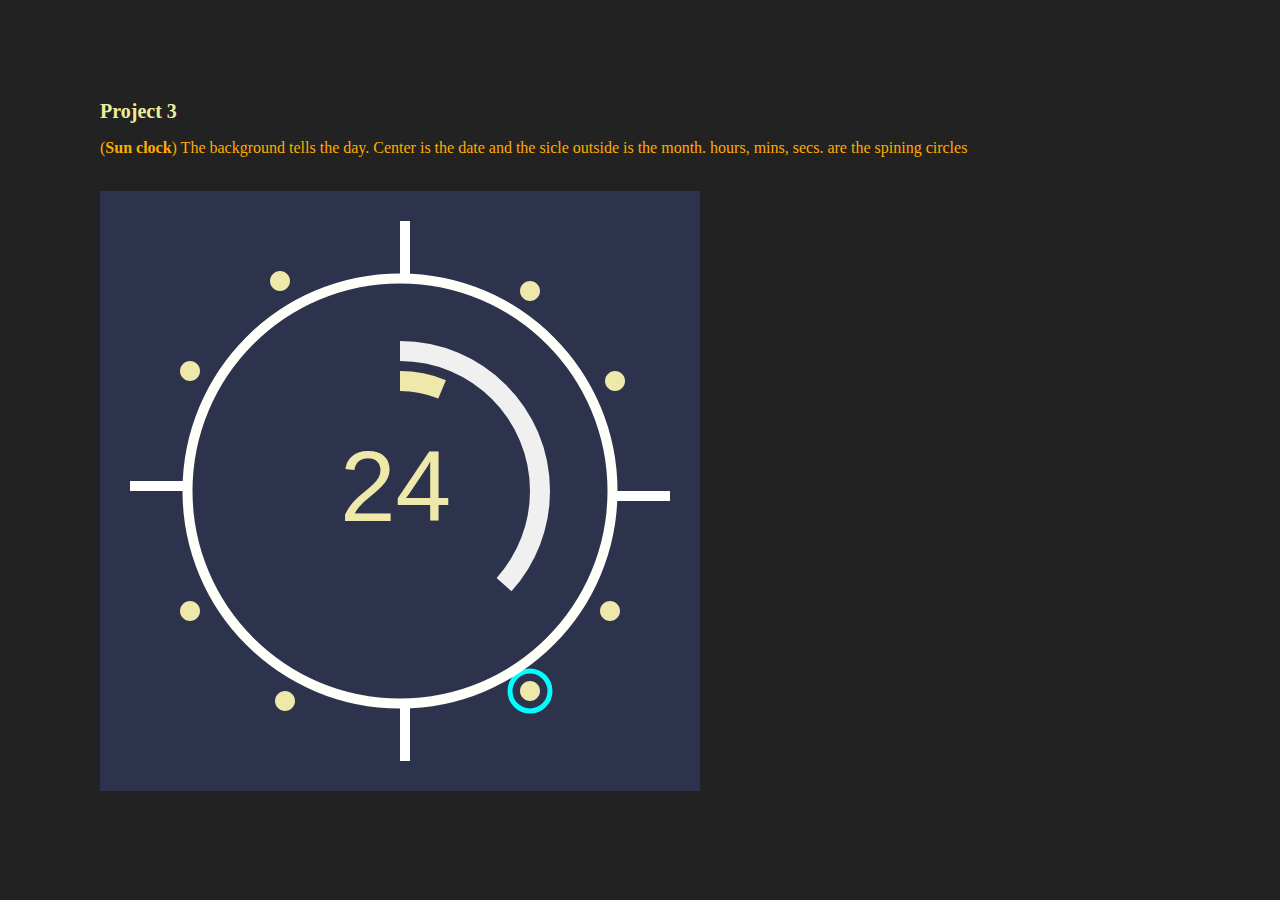
<file: p5code/p3/index.html>
<html>
<head>
  <meta charset="UTF-8">
  <script language="javascript" type="text/javascript" src="../lib/p5.min.js"></script>
  <!-- uncomment lines below to include extra p5 libraries -->
	<!--<script language="javascript" src="../lib/p5.dom.min.js"></script>-->
  <!--<script language="javascript" src="../lib/p5.sound.min.js"></script>-->
  <script language="javascript" type="text/javascript" src="sketch.js"></script>
  <!-- this line removes any default padding and style. you might only need one of these values set. -->
  <style>
   body {padding: 50; margin: 50;
  	background-color: #222;
  }
   h1 { color:#ee9;
	    font-size: 20;
   }

   p { color:#fa0;}

  </style>

</head>

<body>
<h1> Project 3 </h1>

<p> (<strong>Sun clock</strong>) The background tells the day. Center is the date and the sicle outside is the month. hours, mins, secs. are the spining circles  </p>
 <br>
</body>
</html>
</file>
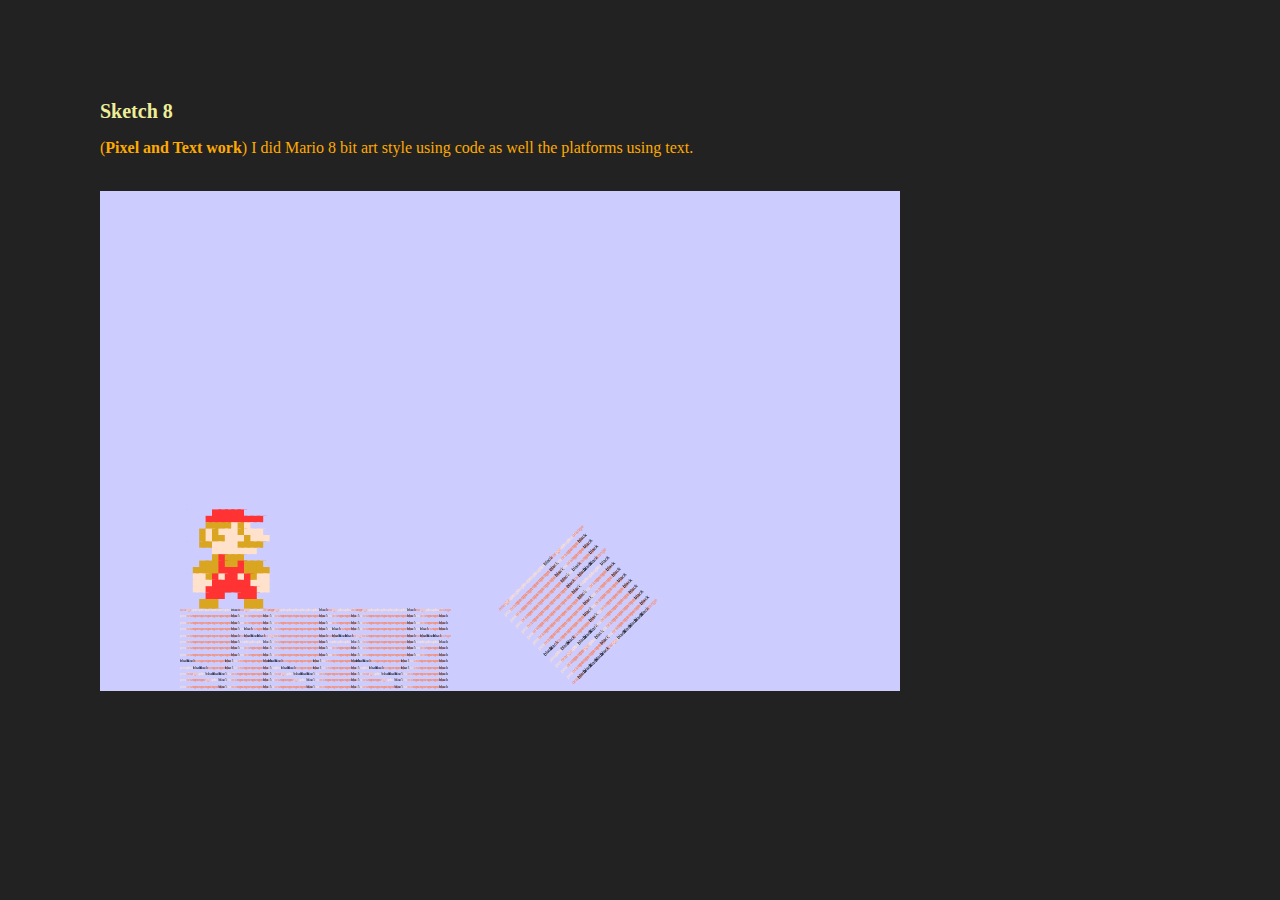
<file: p5code/sketch8/index.html>
<html>
<head>
  <meta charset="UTF-8">
  <script language="javascript" type="text/javascript" src="../lib/p5.min.js"></script>
  <!-- uncomment lines below to include extra p5 libraries -->
	<!--<script language="javascript" src="../lib/p5.dom.min.js"></script>-->
  <!--<script language="javascript" src="../lib/p5.sound.min.js"></script>-->
  <script language="javascript" type="text/javascript" src="sketch.js"></script>
  <!-- this line removes any default padding and style. you might only need one of these values set. -->
  <style>
   body {padding: 50; margin: 50;
  	background-color: #222;
  }
   h1 { color:#ee9;
	    font-size: 20;
   }

   p { color:#fa0;}

  </style>

</head>

<body>
<h1> Sketch 8 </h1>

<p> (<strong>Pixel and Text work</strong>) I did Mario 8 bit art style using code as well the platforms using text. </p>
 <br>
</body>
</html>
</file>
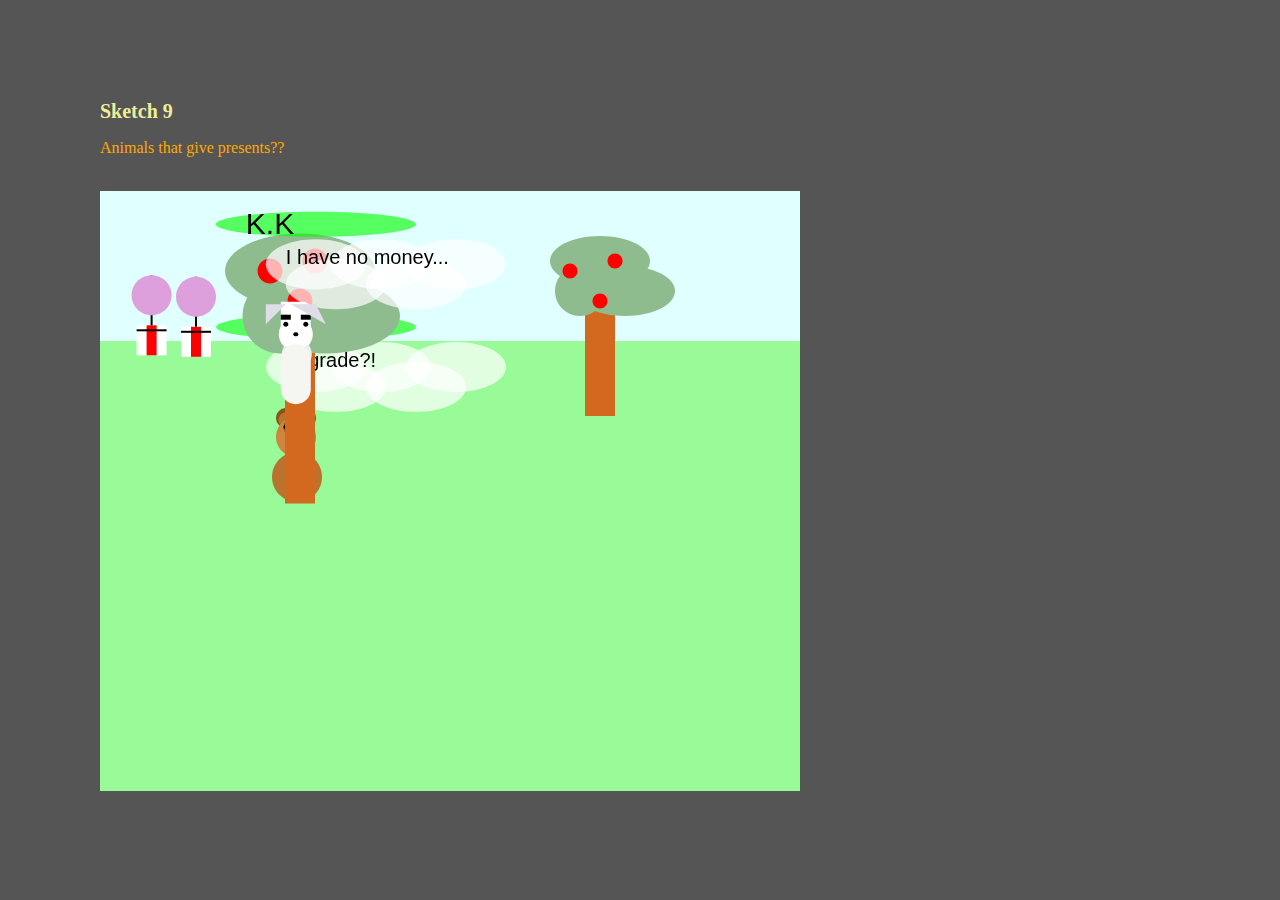
<file: p5code/sketch9/index.html>
<html>
<head>
  <meta charset="UTF-8">
  <script language="javascript" type="text/javascript" src="../lib/p5.min.js"></script>
  <!-- uncomment lines below to include extra p5 libraries -->
	<script language="javascript" src="../lib/p5.dom.min.js"></script>
  <script language="javascript" src="../lib/p5.sound.min.js"></script>
  <script language="javascript" type="text/javascript" src="sketch.js"></script>
  <!-- this line removes any default padding and style. you might only need one of these values set. -->
  <style>
   body {padding: 50; margin: 50;
  	background-color: #555;
  }
   h1 { color:#ee9;
	    font-size: 20;
   }

   p { color:#fa0;}

  </style>

</head>

<body>
<h1> Sketch 9 </h1>

<p> Animals that give presents?? </p>
 <br>
</body>
</html>
</file>
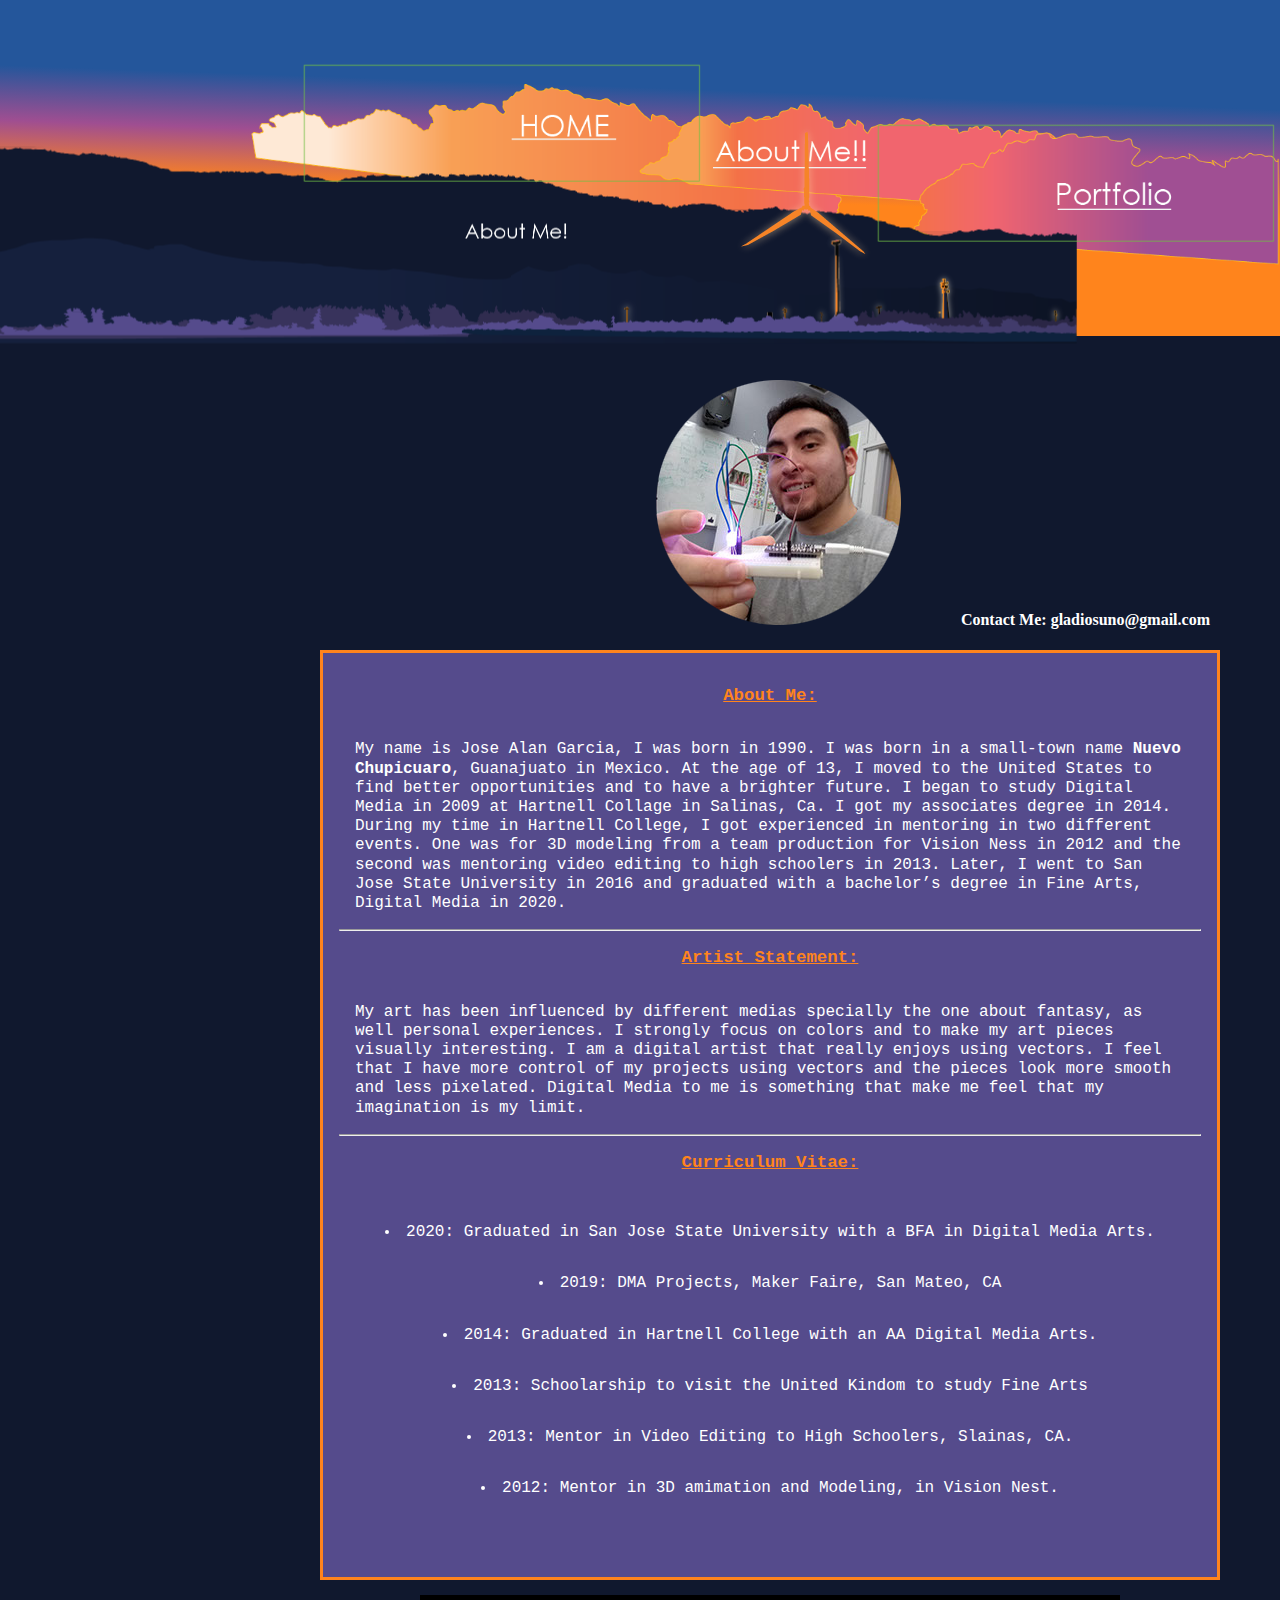
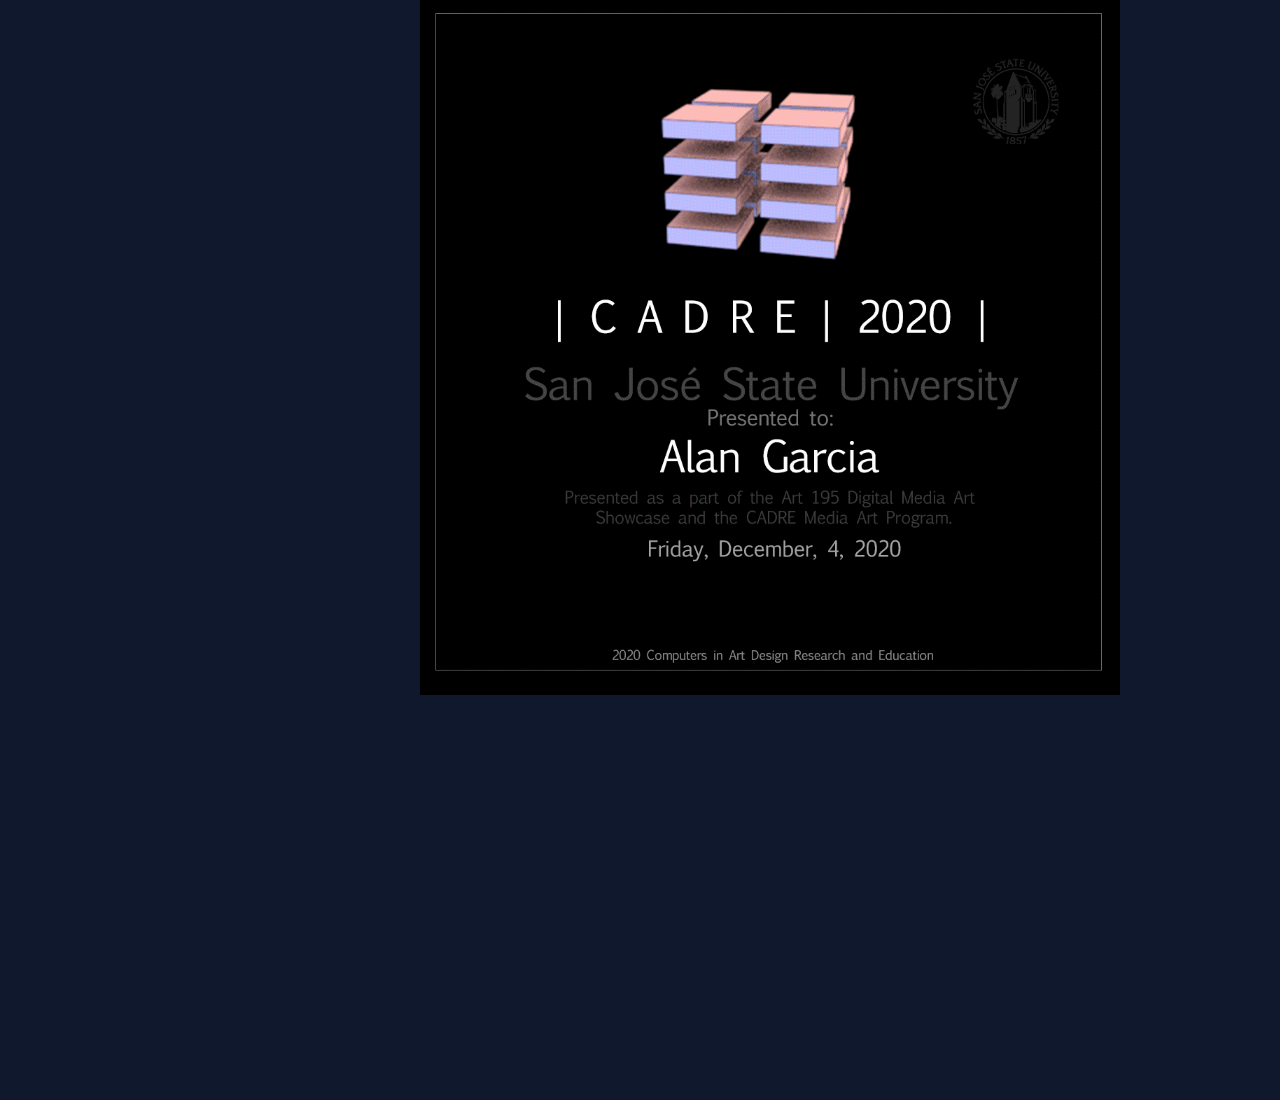
<file: aboutme.html>
<!DOCTYPE html>
<html lang="en">
  <head>
    <meta charset="utf-8">
    <meta name="viewport" content="width=device-width, initial-scale=1.0">
    <title>GladiosUno About Me</title>
    <link rel="stylesheet" type="text/css" href="css/aboutme.css">
  </head>
  <body>
    <div class="scene">
      <h4>Contact Me: gladiosuno@gmail.com</h4>
      <div class="box"> </div>
      <div class="box2"> <h1>About Me:</h1><p>My name is Jose Alan Garcia, I was born in 1990. I was born in a small-town name<strong> Nuevo Chupicuaro</strong>, Guanajuato in Mexico. At the age of 13, I moved to the United States to find better opportunities and to have a brighter future. I began to study Digital Media in 2009 at Hartnell Collage in Salinas, Ca. I got my associates degree in 2014. During my time in Hartnell College, I got experienced in mentoring in two different events. One was for 3D modeling from a team production for Vision Ness in 2012 and the second was mentoring video editing to high schoolers in 2013. Later, I went to San Jose State University in 2016 and graduated with a bachelor’s degree in Fine Arts, Digital Media in 2020. </p>
      <hr><h2>Artist Statement:</h2><p>My art has been influenced by different medias specially the one about fantasy, as well personal experiences. I strongly focus on colors and to make my art pieces visually interesting. I am a digital artist that really enjoys using vectors. I feel that I have more control of my projects using vectors and the pieces look more smooth and less pixelated. Digital Media to me is something that make me feel that my imagination is my limit.</p>
      <hr><h3> Curriculum Vitae: </h3>
      <ul>
        <li>2020: Graduated in San Jose State University with a BFA in Digital Media Arts.</li>
        <li>2019: DMA Projects, Maker Faire, San Mateo, CA</li>
        <li>2014: Graduated in Hartnell College with an AA Digital Media Arts.</li>
        <li>2013: Schoolarship to visit the United Kindom to study Fine Arts</li>
        <li>2013: Mentor in Video Editing to High Schoolers, Slainas, CA.</li>
        <li>2012: Mentor in 3D amimation and Modeling, in Vision Nest.</li>
      </ul>

      </div>
      <div class="sun"> </div>
      <img src="images/me.png" class="me">
      <img src="images/aboutsole.png" class="aboutsole">
      <img src="images/obj1.png" class="obj1">
      <img src="images/obj2.png" class="obj2">
      <a href="index.html"> <img src="images/home.png" class="home"></img></a>
      <img src="images/aboutme.png" class="aboutme">
      <img src="images/alan_garcia.gif" class="cadre">
      <a href="portfo.html"> <img src="images/portfo.png" class="portfo"></img></a>
      <a href="portfo.html"> <img src="images/hitbox.png" class="hitportfo"></img></a>
      <a href="index.html"> <img src="images/hitbox.png" class="hithome"></img></a>
    </div>
  </body>

</html>
</file>
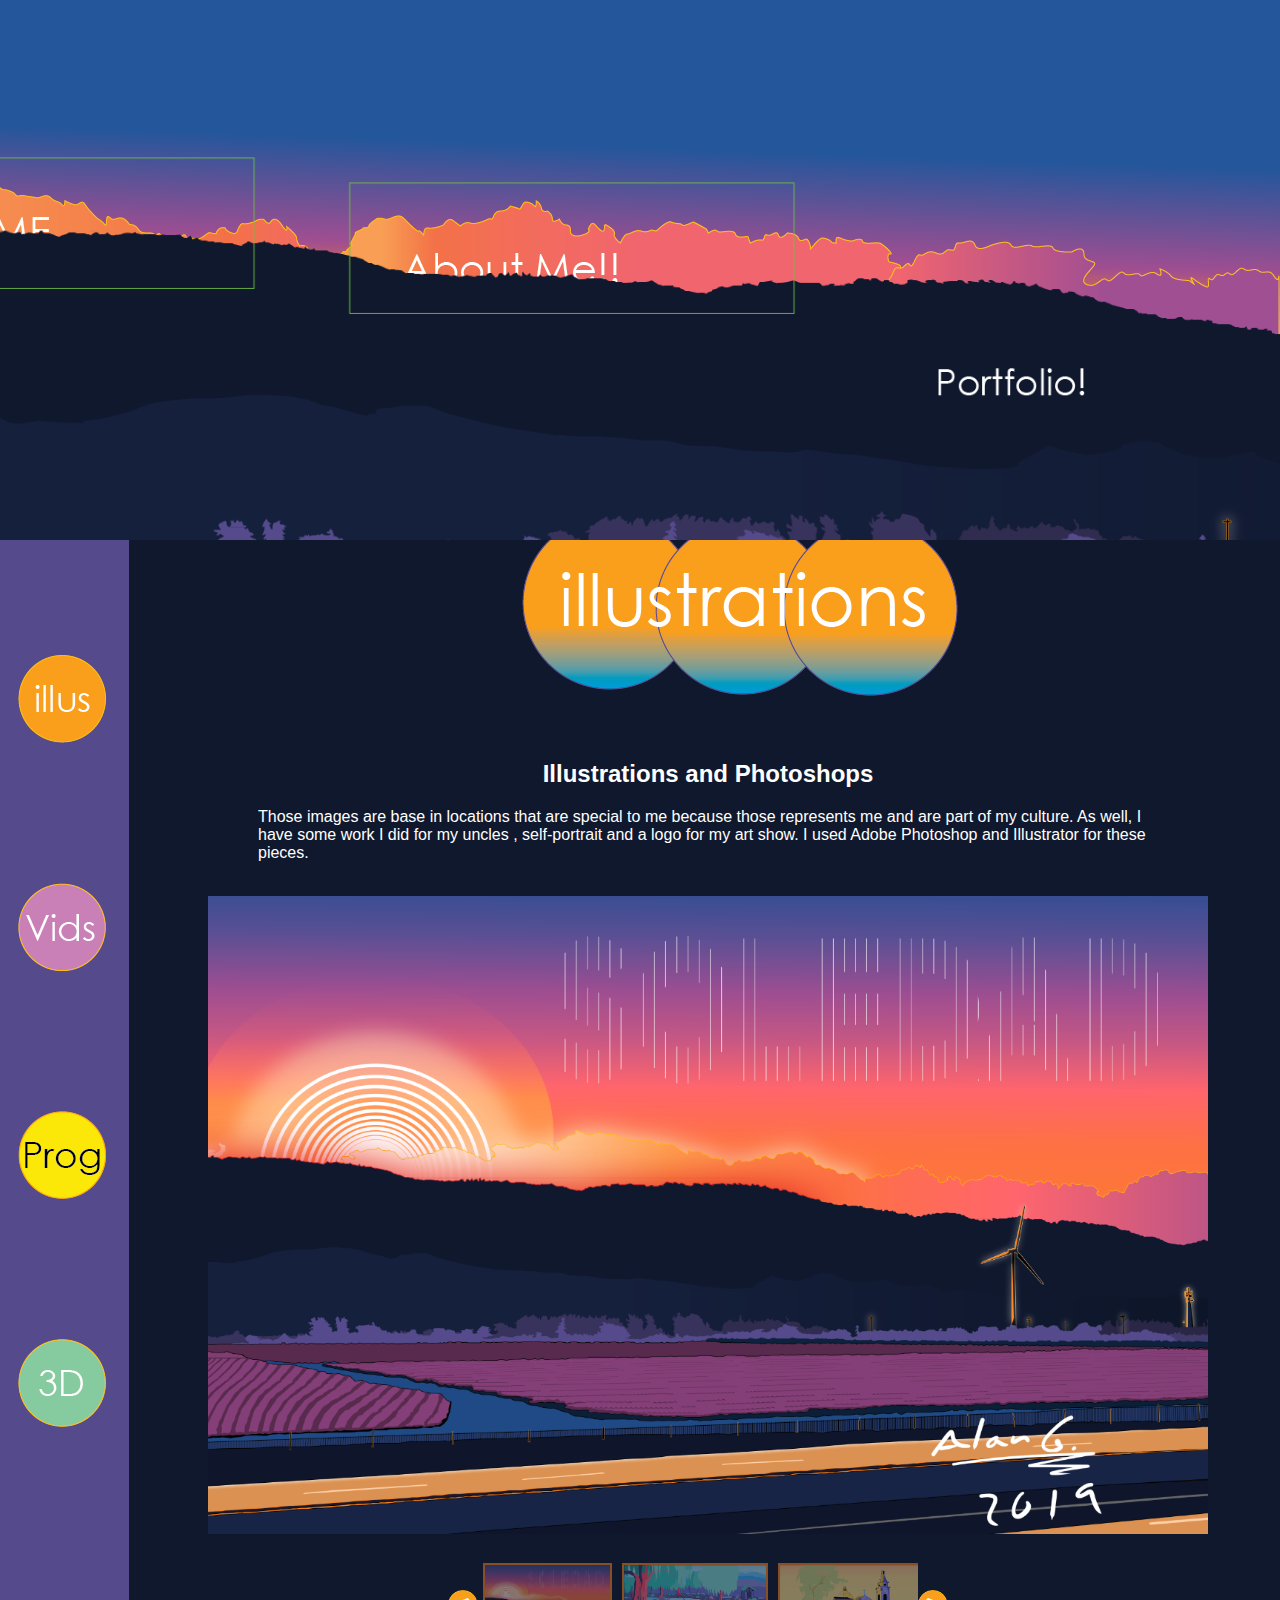
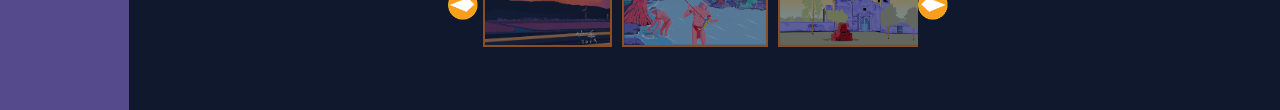
<file: portfo.html>
<!DOCTYPE html>
<html lang="en">
  <head>
    <meta charset="utf-8">
    <meta name="viewport" content="width=device-width, initial-scale=1.0">
    <title>GladiosUno Portfolio</title>
    <link rel="stylesheet" type="text/css" href="css/portfo.css">
  </head>
  <body>
    <div class="scene">
      <div class="sun"> </div>
      <img src="images/portfosole.png" class="aboutsole">
      <img src="images/obj1.png" class="obj1" width="170" height="170">
      <img src="images/obj2.png" class="obj2">
      <a href="index.html"> <img src="images/home.png" class="home"></img></a>
      <a href="aboutme.html"> <img src="images/aboutme.png" class="aboutme"></img></a>
      <img src="images/portfo.png" class="portfo">
      <a href="index.html"> <img src="images/hitbox.png" class="hithome"></img></a>
      <a href="aboutme.html"> <img src="images/hitbox.png" class="hitabout"></img></a>
      <h3> Contact Me: gladiosuno@gmail.com</h3>
      </div>
      <div class="container">
        <nav class="navbar">
          <ul>
                <a href="#illustrations"> <img src="images/illus.png" class="illus"></img></a>
                <a href="#videos"> <img src="images/vids.png" class="vids"></img></a>
                <a href="#programing"> <img src="images/prog.png" class="prog"></img></a>
                <a href="#3d"> <img src="images/3d.png" class="td"></img></a>
            </ul>
          </nav>

        <section id="illustrations">
          <img src="images/illuslogo.png" class="illuslogo">
          <div class="box"><h2>Illustrations and Photoshops</h2><p>Those images are base in locations that are special to me because those represents me and are part of my culture. As well, I have some work I did for my uncles , self-portrait and a logo for my art show. I used Adobe Photoshop and Illustrator for these pieces.</p></div>
          <img id="featured" src="images/soledadpic1.png">
        <div id="slide-wrapper">
            <img id="slideLeft" class="arrow" src="images/left1.png">
          <div id="slider">
           <img class="thumbnail active" src="images/soledadpic1.png">
           <img class="thumbnail" src="images/Chupicuaro1.png">
           <img class="thumbnail" src="images/Chupicuaro2.png">
           <img class="thumbnail" src="images/Chupicuaro4.png">
           <img class="thumbnail" src="images/DreamLogo.png">
           <img class="thumbnail" src="images/TiaCare.png">
           <img class="thumbnail" src="images/Tiofinal.png">
           <img class="thumbnail" src="images/me2.png">
           <img class="thumbnail" src="images/zekepic1.png">
           <img class="thumbnail" src="images/zekepic2.png">
           <img class="thumbnail" src="images/pho1.jpg">
         </div>
           <img id="slideRight" class="arrow" src="images/right1.png">
       </div>

           <script type="text/javascript">

            let thumbnails = document.getElementsByClassName('thumbnail')
            let activeImages = document.getElementsByClassName('active')

            for (var i=0; i < thumbnails.length; i++){

              thumbnails[i].addEventListener('click', function(){
                console.log(activeImages)

                if (activeImages.length > 0){
                  activeImages[0].classList.remove('active')
                }
                this.classList.add('active')
                document.getElementById('featured').src = this.src
              })
            }

            let buttonRight = document.getElementById('slideRight');
            let buttonLeft = document.getElementById('slideLeft');

            buttonLeft.addEventListener('click', function(){
              document.getElementById('slider').scrollLeft -= 180
            })
            buttonRight.addEventListener('click', function(){
              document.getElementById('slider').scrollLeft += 180
            })

          </script>
        </section>

        <section id="videos">
          <div class="video1">
          <iframe width="350" height="230" src="https://www.youtube.com/embed/LQqMGk-LBtw" title="YouTube video player" frameborder="0" allow="accelerometer; autoplay; clipboard-write; encrypted-media; gyroscope; picture-in-picture" allowfullscreen></iframe>
        </div>
        <div class="video2">
          <iframe width="350" height="230" src="https://www.youtube.com/embed/5lucdielxxc" title="YouTube video player" frameborder="0" allow="accelerometer; autoplay; clipboard-write; encrypted-media; gyroscope; picture-in-picture" allowfullscreen></iframe>
        </div>
        <div class="video3">
          <iframe width="350" height="230" src="https://www.youtube.com/embed/MskPG909RFI" title="YouTube video player" frameborder="0" allow="accelerometer; autoplay; clipboard-write; encrypted-media; gyroscope; picture-in-picture" allowfullscreen></iframe>
        </div>
        <div class="video4">
          <iframe width="350" height="230" src="https://www.youtube.com/embed/3o7nRQ0TCv8" title="YouTube video player" frameborder="0" allow="accelerometer; autoplay; clipboard-write; encrypted-media; gyroscope; picture-in-picture" allowfullscreen></iframe>
        </div>
          <div class="boxv1"><h1>A new Path</h1><p>This video expresses about how the generation differences are inspired by what they want in life. This video is an animated illustration. I used Adobe After Effects and Adobe Illustrator for this project.</p></div>
          <div class="boxv2"><h1>Don't Forget Chupicuaro</h1><p>I made this video to helped me explained about the illustration I did about “Viejo Chupicuaro”. This video is an animated illustration. I used Adobe After Effects and Adobe Illustrator for this project.</p></div>
          <div class="boxv3" ><h1>Final BFA Project</h1><p>This video is about my final art room exhibition in San Jose State University. See for yourself! <a target="_blank" rel="noopener noreferrer" href="https://newart.city/show/dont-forget-chupicuaro">Click HERE!</a> <br> </p></div>
          <div class="boxv4"><h1>3D Animation</h1><p>This video is about an animation I did with 3D Maya and I edited with Adobe After Effects. I just like it.</p></div>
          <img src="images/videologo.png" class="videologo">
        </section>

        <section id="programing">
          <script type="text/javascript"  src="http://ajax.googleapis.com/ajax/libs/jquery/1.9.0/jquery.min.js"></script>
           <script type="text/javascript" src="css/overlaypopup.js"> </script>

           <div class="boxjs1"><h1>Mario Art Project</h1><p>For this project I used variables to make a pixol art of Mario</p></div>
           <div class="boxjs2"><h1>Watch Project</h1><p>This project is a functional clock that use real time. It changes color depending of the day time.</p></div>
           <div class="boxjs3"><h1>Json Project</h1><p>For this project I used JSON to make the character have different behavior depending in the numbers in the JSON.</p></div>

           <img src="images/sketch8.png" class="pro1">
           <img src="images/jslogo.png" class="jslogo">
           <img src="images/project3.png" class="pro2">
           <img src="images/sketch9.png" class="pro3">

           <a href="p5code/sketch8/index.html" target="_blank" rel="noopener noreferrer">Sketch</a> <br>
           <a href="p5code/sketch8/sketch.js" target="_blank" rel="noopener noreferrer">See code sketch</a> <br>

           <a href="p5code/p3/index.html" target="_blank" rel="noopener noreferrer">Sketch</a> <br>
           <a href="p5code/p3/sketch.js" target="_blank" rel="noopener noreferrer">See code sketch</a> <br>

           <a href="p5code/sketch9/index.html" target="_blank" rel="noopener noreferrer">Sketch</a> <br>
           <a href="p5code/sketch9/sketch.js" target="_blank" rel="noopener noreferrer">See code sketch</a> <br>
           <a href="p5code/sketch9/blob.json" target="_blank" rel="noopener noreferrer">See JSON</a> <br>


        </section>

        <section id="3d">
          <img src="images/3dlogo.png" class="tdlogo">
          <div class="box3d1"><h1>3D Work</h1><p>This is a showcase of 3D projects I have done. The first two were made with Blender. Then the 3D print project was made with Autodesk Fusion 360 and the rest I made them with Autodesk Maya.</p></div>

          <img id="featured2" src="images/3dtower.jpg">
        <div id="slide-wrapper2">
            <img id="slideLeft2" class="arrow2" src="images/left2.png">
          <div id="slider2">
           <img class="thumbnail2 active" src="images/3dtower.jpg">
           <img class="thumbnail2" src="images/3dmolu.jpg">
           <img class="thumbnail2" src="images/fusion1.jpg">
           <img class="thumbnail2" src="images/fusion2.jpg">
           <img class="thumbnail2" src="images/character1.jpg">
           <img class="thumbnail2" src="images/character2.jpg">
           <img class="thumbnail2" src="images/aztec.jpg">
           <img class="thumbnail2" src="images/3dropero.jpg">
           <img class="thumbnail2" src="images/3dlamp.jpg">
           <img class="thumbnail2" src="images/3dbookcase.jpg">
           <img class="thumbnail2" src="images/3dbed.jpg">
         </div>
           <img id="slideRight2" class="arrow2" src="images/right2.png">
       </div>

           <script type="text/javascript">

            let thumbnails2 = document.getElementsByClassName('thumbnail2')

            let activeImages2 = document.getElementsByClassName('active')

            for (var i=0; i < thumbnails.length; i++){

              thumbnails2[i].addEventListener('click', function(){
                console.log(activeImages2)

                if (activeImages.length > 0){
                  activeImages2[0].classList.remove('active')
                }
                this.classList.add('active')
                document.getElementById('featured2').src = this.src
              })
            }

            let buttonRight2 = document.getElementById('slideRight2');
            let buttonLeft2 = document.getElementById('slideLeft2');

            buttonLeft2.addEventListener('click', function(){
              document.getElementById('slider2').scrollLeft -= 180
            })
            buttonRight2.addEventListener('click', function(){
              document.getElementById('slider2').scrollLeft += 180
            })

          </script>

        </section>
      </div>


  </body>

</html>
</file>
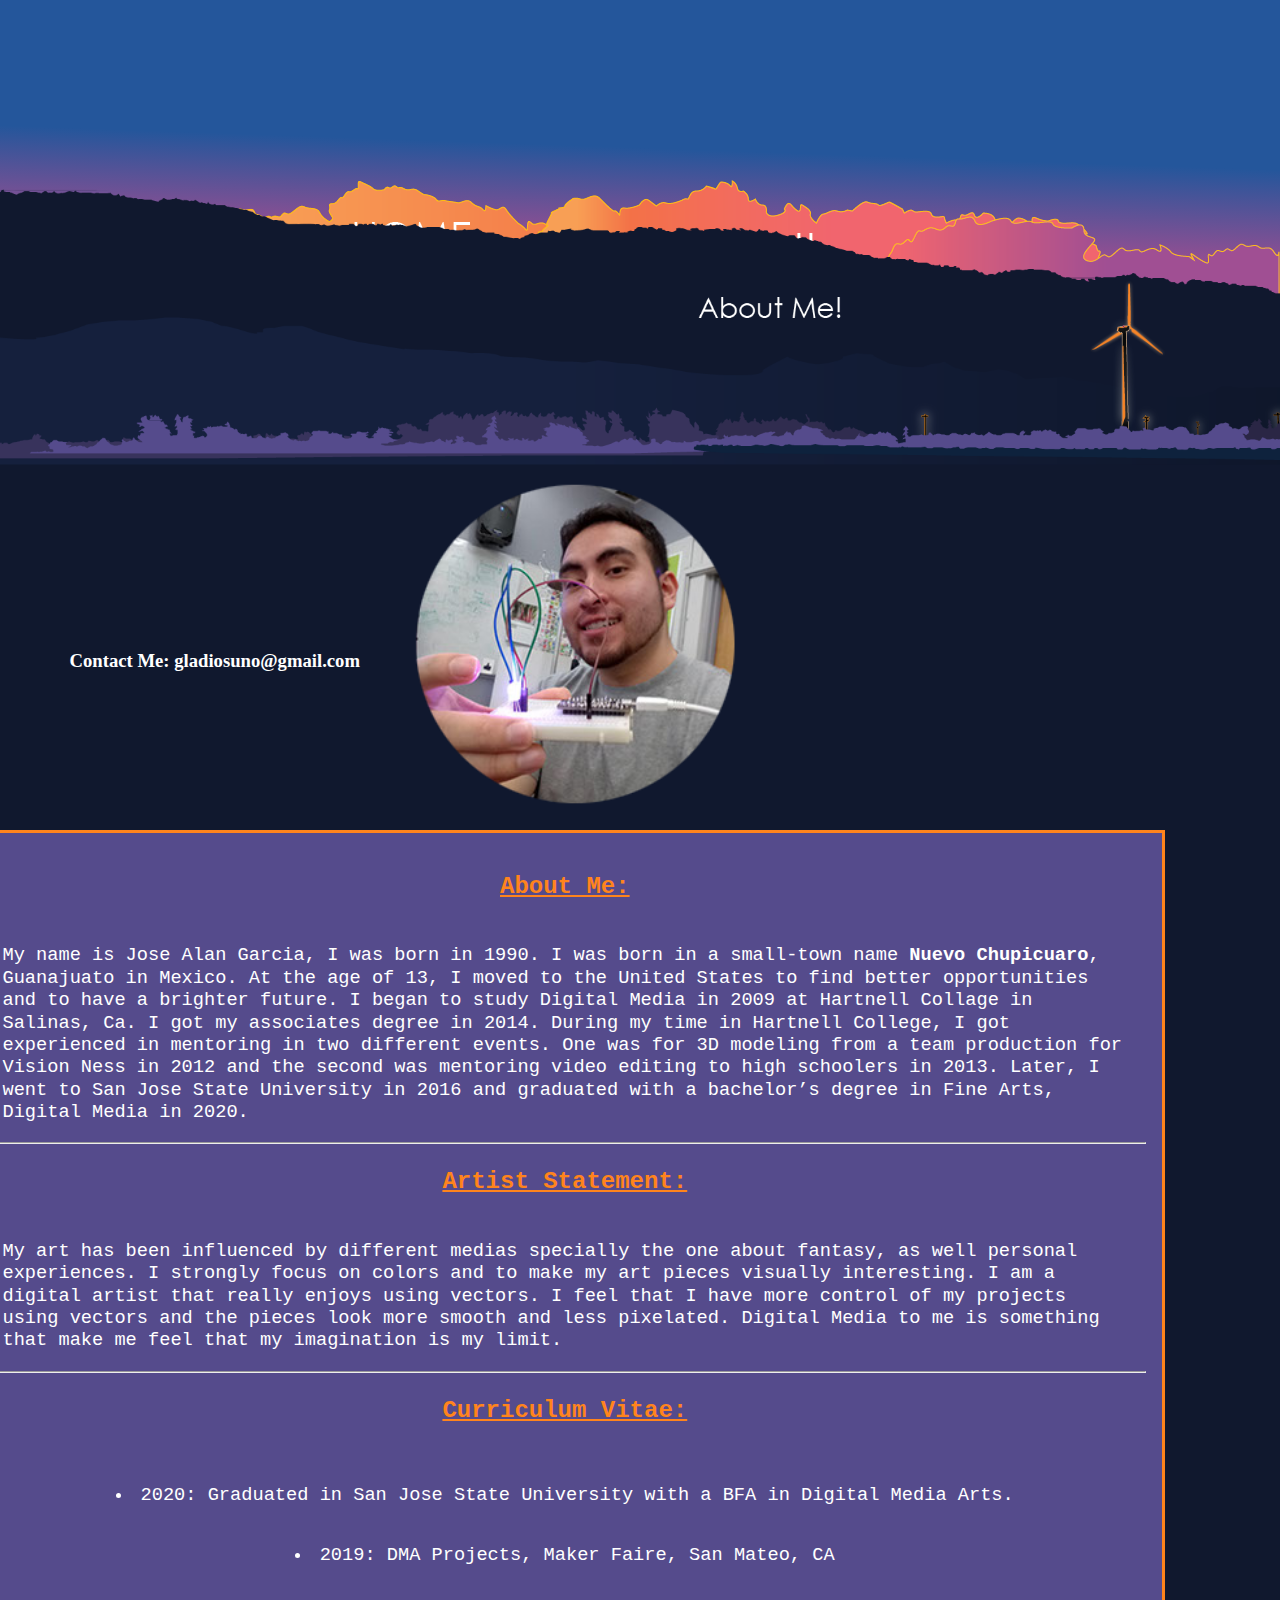
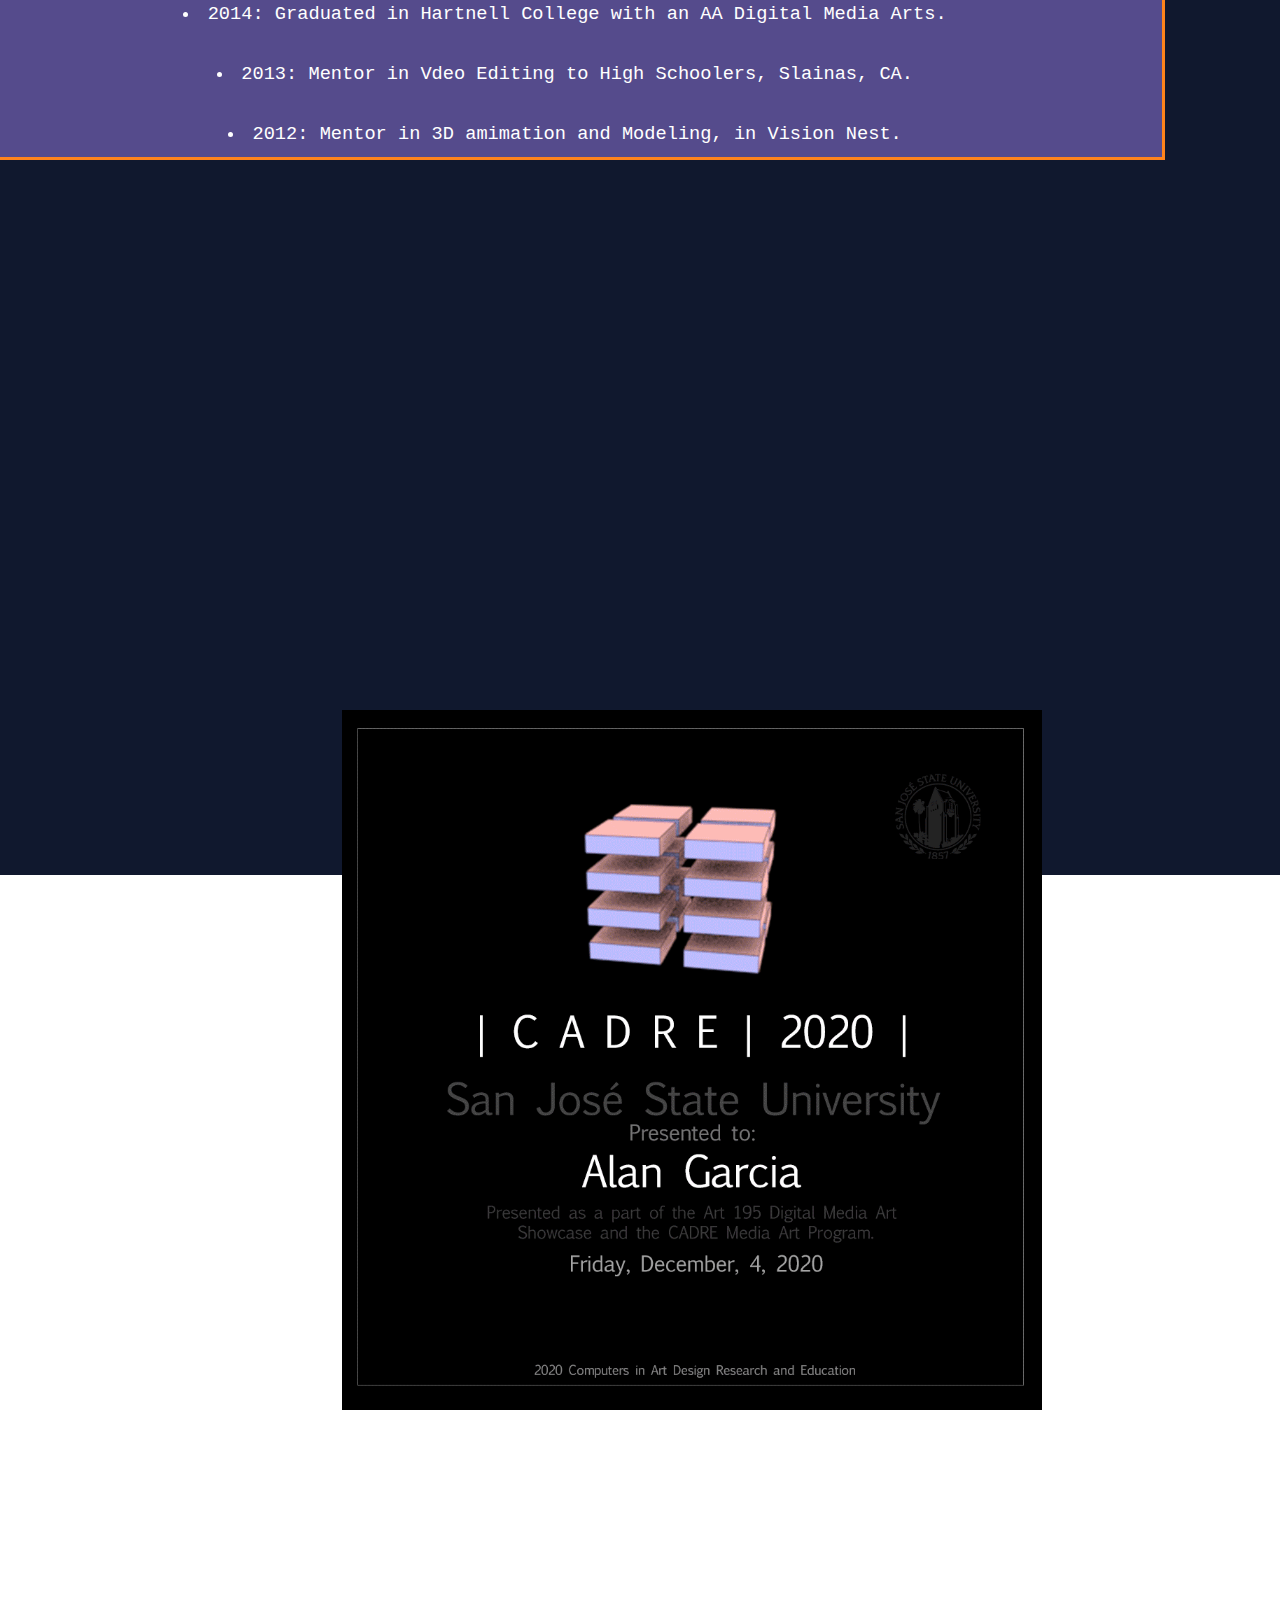
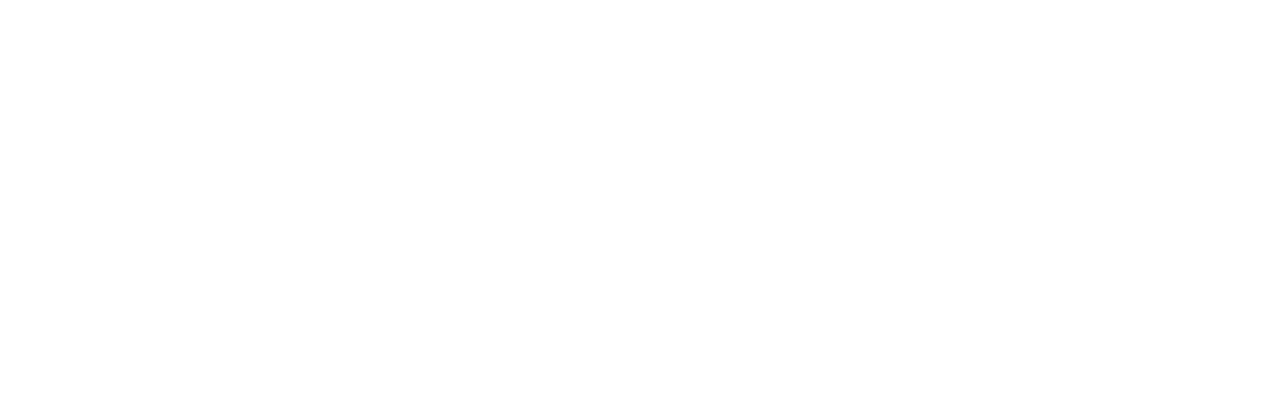
<file: Gladiosuno/aboutme.html>
<!DOCTYPE html>
<html lang="en">
  <head>
    <meta charset="utf-8">
    <title>GladiosUno About Me</title>
    <link rel="stylesheet" type="text/css" href="css/aboutme.css">
  </head>
  <body>
    <div class="scene">
      <h4>Contact Me: gladiosuno@gmail.com</h4>
      <div class="box"> </div>
      <div class="box2"> <h1>About Me:</h1><p>My name is Jose Alan Garcia, I was born in 1990. I was born in a small-town name<strong> Nuevo Chupicuaro</strong>, Guanajuato in Mexico. At the age of 13, I moved to the United States to find better opportunities and to have a brighter future. I began to study Digital Media in 2009 at Hartnell Collage in Salinas, Ca. I got my associates degree in 2014. During my time in Hartnell College, I got experienced in mentoring in two different events. One was for 3D modeling from a team production for Vision Ness in 2012 and the second was mentoring video editing to high schoolers in 2013. Later, I went to San Jose State University in 2016 and graduated with a bachelor’s degree in Fine Arts, Digital Media in 2020. </p>
      <hr><h2>Artist Statement:</h2><p>My art has been influenced by different medias specially the one about fantasy, as well personal experiences. I strongly focus on colors and to make my art pieces visually interesting. I am a digital artist that really enjoys using vectors. I feel that I have more control of my projects using vectors and the pieces look more smooth and less pixelated. Digital Media to me is something that make me feel that my imagination is my limit.</p>
      <hr><h3> Curriculum Vitae: </h3>
      <ul>
        <li>2020: Graduated in San Jose State University with a BFA in Digital Media Arts.</li>
        <li>2019: DMA Projects, Maker Faire, San Mateo, CA</li>
        <li>2014: Graduated in Hartnell College with an AA Digital Media Arts.</li>
        <li>2013: Mentor in Vdeo Editing to High Schoolers, Slainas, CA.</li>
        <li>2012: Mentor in 3D amimation and Modeling, in Vision Nest.</li>
      </ul>

      </div>
      <div class="sun"> </div>
      <img src="images/me.png" class="me">
      <img src="images/aboutsole.png" class="aboutsole">
      <img src="images/obj1.png" class="obj1" width="100" height="100">
      <img src="images/obj2.png" class="obj2">
      <a href="index.html"> <img src="images/home.png" class="home"></img></a>
      <img src="images/aboutme.png" class="aboutme">
      <img src="images/alan_garcia.gif" class="cadre">
      <a href="portfo.html"> <img src="images/portfo.png" class="portfo"></img></a>
      <a href="portfo.html"> <img src="images/hitbox.png" class="hitportfo"></img></a>
      <a href="index.html"> <img src="images/hitbox.png" class="hithome"></img></a>
    </div>
  </body>

</html>
</file>
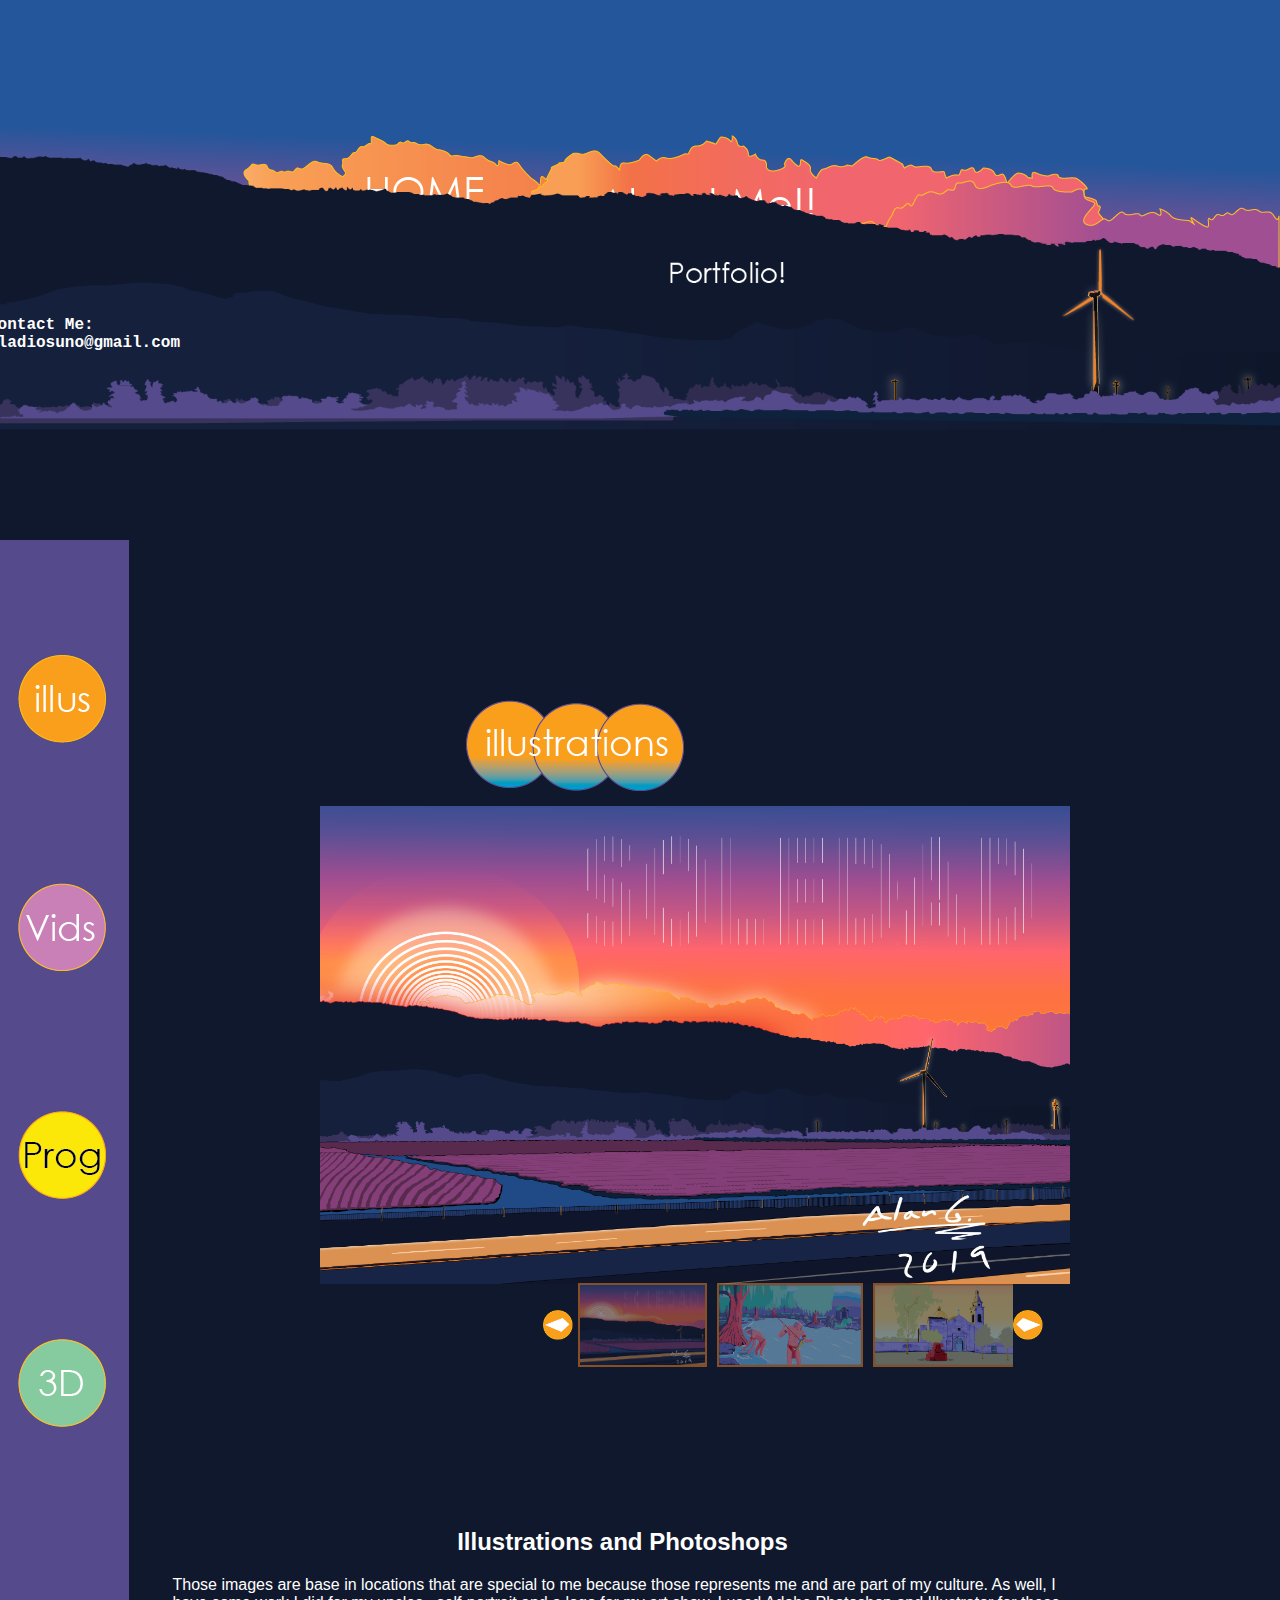
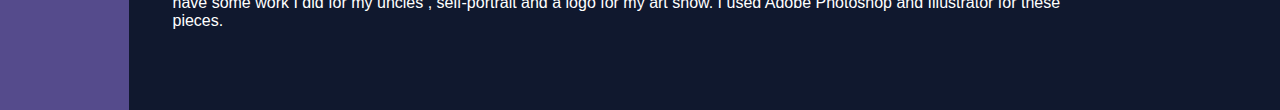
<file: Gladiosuno/portfo.html>
<!DOCTYPE html>
<html lang="en">
  <head>
    <meta charset="utf-8">
  <!--  <meta name="viewport" content="width=device-width, initial-scale=1"> -->
    <title>GladiosUno Portfolio</title>
    <link rel="stylesheet" type="text/css" href="css/portfo.css">
  </head>
  <body>
    <div class="scene">
      <div class="sun"> </div>
      <img src="images/portfosole.png" class="aboutsole">
      <img src="images/obj1.png" class="obj1" width="100" height="100">
      <img src="images/obj2.png" class="obj2">
      <a href="index.html"> <img src="images/home.png" class="home"></img></a>
      <a href="aboutme.html"> <img src="images/aboutme.png" class="aboutme"></img></a>
      <img src="images/portfo.png" class="portfo">
      <a href="index.html"> <img src="images/hitbox.png" class="hithome"></img></a>
      <a href="aboutme.html"> <img src="images/hitbox.png" class="hitabout"></img></a>
      <h3> Contact Me: gladiosuno@gmail.com</h3>
      </div>
      <div class="container">
        <nav class="navbar">
          <ul>
                <a href="#illustrations"> <img src="images/illus.png" class="illus"></img></a>
                <a href="#videos"> <img src="images/vids.png" class="vids"></img></a>
                <a href="#programing"> <img src="images/prog.png" class="prog"></img></a>
                <a href="#3d"> <img src="images/3d.png" class="td"></img></a>
            </ul>
          </nav>

        <section id="illustrations">
          <img src="images/illuslogo.png" class="illuslogo">
          <div class="box"><h2>Illustrations and Photoshops</h2><p>Those images are base in locations that are special to me because those represents me and are part of my culture. As well, I have some work I did for my uncles , self-portrait and a logo for my art show. I used Adobe Photoshop and Illustrator for these pieces.</p></div>
          <img id="featured" src="images/soledadpic1.png">
        <div id="slide-wrapper">
            <img id="slideLeft" class="arrow" src="images/left1.png">
          <div id="slider">
           <img class="thumbnail active" src="images/soledadpic1.png">
           <img class="thumbnail" src="images/Chupicuaro1.png">
           <img class="thumbnail" src="images/Chupicuaro2.png">
           <img class="thumbnail" src="images/Chupicuaro4.png">
           <img class="thumbnail" src="images/DreamLogo.png">
           <img class="thumbnail" src="images/TiaCare.png">
           <img class="thumbnail" src="images/Tiofinal.png">
           <img class="thumbnail" src="images/me2.png">
           <img class="thumbnail" src="images/zekepic1.png">
           <img class="thumbnail" src="images/zekepic2.png">
           <img class="thumbnail" src="images/pho1.jpg">
         </div>
           <img id="slideRight" class="arrow" src="images/right1.png">
       </div>

           <script type="text/javascript">

            let thumbnails = document.getElementsByClassName('thumbnail')

            let activeImages = document.getElementsByClassName('active')

            for (var i=0; i < thumbnails.length; i++){

              thumbnails[i].addEventListener('click', function(){
                console.log(activeImages)

                if (activeImages.length > 0){
                  activeImages[0].classList.remove('active')
                }
                this.classList.add('active')
                document.getElementById('featured').src = this.src
              })
            }

            let buttonRight = document.getElementById('slideRight');
            let buttonLeft = document.getElementById('slideLeft');

            buttonLeft.addEventListener('click', function(){
              document.getElementById('slider').scrollLeft -= 180
            })
            buttonRight.addEventListener('click', function(){
              document.getElementById('slider').scrollLeft += 180
            })

          </script>
        </section>

        <section id="videos">
          <div class="video1">
          <iframe width="290" height="170" src="https://www.youtube.com/embed/LQqMGk-LBtw" title="YouTube video player" frameborder="0" allow="accelerometer; autoplay; clipboard-write; encrypted-media; gyroscope; picture-in-picture" allowfullscreen></iframe>
        </div>
        <div class="video2">
          <iframe width="290" height="170" src="https://www.youtube.com/embed/5lucdielxxc" title="YouTube video player" frameborder="0" allow="accelerometer; autoplay; clipboard-write; encrypted-media; gyroscope; picture-in-picture" allowfullscreen></iframe>
        </div>
        <div class="video3">
          <iframe width="290" height="170" src="https://www.youtube.com/embed/MskPG909RFI" title="YouTube video player" frameborder="0" allow="accelerometer; autoplay; clipboard-write; encrypted-media; gyroscope; picture-in-picture" allowfullscreen></iframe>
        </div>
        <div class="video4">
          <iframe width="290" height="170" src="https://www.youtube.com/embed/3o7nRQ0TCv8" title="YouTube video player" frameborder="0" allow="accelerometer; autoplay; clipboard-write; encrypted-media; gyroscope; picture-in-picture" allowfullscreen></iframe>
        </div>
          <div class="boxv1"><h1>A new Path</h1><p>This video expresses about how the generation differences are inspired by what they want in life. This video is an animated illustration. I used Adobe After Effects and Adobe Illustrator for this project.</p></div>
          <div class="boxv2"><h1>Don't Forget Chupicuaro</h1><p>I made this video to helped me explained about the illustration I did about “Viejo Chupicuaro”. This video is an animated illustration. I used Adobe After Effects and Adobe Illustrator for this project.</p></div>
          <div class="boxv3" ><h1>Final BFA Project</h1><p>This video is about my final art room exhibition in San Jose State University. See for yourself! <a target="_blank" rel="noopener noreferrer" href="https://newart.city/show/dont-forget-chupicuaro">Click HERE!</a> <br> </p></div>
          <div class="boxv4"><h1>3D Animation</h1><p>This video is about an animation I did with 3D Maya and I edited with Adobe After Effects. I just like it.</p></div>
          <img src="images/videologo.png" class="videologo">
        </section>

        <section id="programing">
          <script type="text/javascript"  src="http://ajax.googleapis.com/ajax/libs/jquery/1.9.0/jquery.min.js"></script>
           <script type="text/javascript" src="css/overlaypopup.js"> </script>

           <div class="boxjs1"><h1>Mario Art Project</h1><p>For this project I used variables to make a pixol art of Mario</p></div>
           <div class="boxjs2"><h1>Watch Project</h1><p>This project is a functional clock that use real time. It changes color depending of the day time.</p></div>
           <div class="boxjs3"><h1>Json Project</h1><p>For this project I used JSON to make the character have different behavior depending in the numbers in the JSON.</p></div>

           <img src="images/sketch8.png" class="pro1">
           <img src="images/jslogo.png" class="jslogo">
           <img src="images/project3.png" class="pro2">
           <img src="images/sketch9.png" class="pro3">

           <a href="p5code/sketch8/index.html" target="_blank" rel="noopener noreferrer">Sketch</a> <br>
           <a href="p5code/sketch8/sketch.js" target="_blank" rel="noopener noreferrer">See code sketch</a> <br>

           <a href="p5code/p3/index.html" target="_blank" rel="noopener noreferrer">Sketch</a> <br>
           <a href="p5code/p3/sketch.js" target="_blank" rel="noopener noreferrer">See code sketch</a> <br>

           <a href="p5code/sketch9/index.html" target="_blank" rel="noopener noreferrer">Sketch</a> <br>
           <a href="p5code/sketch9/sketch.js" target="_blank" rel="noopener noreferrer">See code sketch</a> <br>
           <a href="p5code/sketch9/blob.json" target="_blank" rel="noopener noreferrer">See JSON</a> <br>


        </section>

        <section id="3d">
          <img src="images/3dlogo.png" class="tdlogo">
          <div class="box3d1"><h1>3D Work</h1><p>This is a showcase of 3D projects I have done. The first two were made with Blender. Then the 3D print project was made with Autodesk Fusion 360 and the rest I made them with Autodesk Maya.</p></div>

          <img id="featured2" src="images/3dtower.jpg">
        <div id="slide-wrapper2">
            <img id="slideLeft2" class="arrow2" src="images/left2.png">
          <div id="slider2">
           <img class="thumbnail2 active" src="images/3dtower.jpg">
           <img class="thumbnail2" src="images/3dmolu.jpg">
           <img class="thumbnail2" src="images/fusion1.jpg">
           <img class="thumbnail2" src="images/fusion2.jpg">
           <img class="thumbnail2" src="images/character1.jpg">
           <img class="thumbnail2" src="images/character2.jpg">
           <img class="thumbnail2" src="images/aztec.jpg">
           <img class="thumbnail2" src="images/3dropero.jpg">
           <img class="thumbnail2" src="images/3dlamp.jpg">
           <img class="thumbnail2" src="images/3dbookcase.jpg">
           <img class="thumbnail2" src="images/3dbed.jpg">
         </div>
           <img id="slideRight2" class="arrow2" src="images/right2.png">
       </div>

           <script type="text/javascript">

            let thumbnails2 = document.getElementsByClassName('thumbnail2')

            let activeImages2 = document.getElementsByClassName('active')

            for (var i=0; i < thumbnails.length; i++){

              thumbnails2[i].addEventListener('click', function(){
                console.log(activeImages2)

                if (activeImages.length > 0){
                  activeImages2[0].classList.remove('active')
                }
                this.classList.add('active')
                document.getElementById('featured2').src = this.src
              })
            }

            let buttonRight2 = document.getElementById('slideRight2');
            let buttonLeft2 = document.getElementById('slideLeft2');

            buttonLeft2.addEventListener('click', function(){
              document.getElementById('slider2').scrollLeft -= 180
            })
            buttonRight2.addEventListener('click', function(){
              document.getElementById('slider2').scrollLeft += 180
            })

          </script>

        </section>
      </div>


  </body>

</html>
</file>
<file: css/aboutme.css>
*
{
  margin: 0;
  padding: 0;
  -moz-box-sizing: border-box;
  box-sizing: border-box;
}
/*-------------------------------------- iphoneX resolution ----------------------------------------------------------*/
@media all and (min-width: 320px) {
  .scene
  {
  weight: 100vw;
  height: 300vh;
  background: rgb(36,86,155);
  background: linear-gradient(182deg, rgba(36,86,155,1) 3%, rgba(159,78,145,1) 5%, rgba(255,132,28,1) 5%, rgba(255,132,28,1) 22%, rgba(16,24,46,1) 56%);
  overflow: hidden;
  }
  .home
  {
    position: absolute;
    top: 20px;
    right: -50px;
    transform: scale(0.48);
    z-index: inherit;
  }
  .aboutme
  {
    position: absolute;
    top: 110px;
    right: 0px;
    opacity: 0;
    transform: scale(0.5);
    z-index: inherit;
  }
  .portfo
  {
    position: absolute;
    top: 30px;
    right: -125px;
    transform: scale(0.48);
    z-index: inherit;
  }
  .box
  {
    top: 120px;
    right: 50px;
    width: 120%;
    height: 1910px;
    background: #10182e;
    position: relative;

  }
  h1
  {
    text-align: center;
    color: #FF841C;
    padding: 1em;
    font-family: 'monaco', monospace;
    font-size: 12pt;
    text-decoration:underline;
  }
  h2
  {
    text-align: center;
    color: #FF841C;
    padding: 1em;
    font-family: 'monaco', monospace;
    font-size: 12pt;
    text-decoration:underline;
  }
  h3
  {
    text-align: center;
    color: #FF841C;
    padding: 1em;
    font-family: 'monaco', monospace;
    font-size: 12pt;
    text-decoration:underline;
  }
  h4
  {
    top: 510px;
    right: 80px;
    position: absolute;
    z-index: 1000;
    color: white;
    font-size: 13pt
  }
  p
  {
  padding: 1em;
  color: white;
  font-family: 'monaco', monospace;
  font-size: 11pt;
  }
  ul{
    padding: 1em;
    text-align: center;
    list-style: inside;
  }
  li
  {

    padding: 1em;
    color: white;
    font-family: 'monaco', monospace;
    font-size: 11pt;
  }
  div
  {
    padding: 1em;
    line-height: 1.2;

  }
  .box2
  {
    top: 560px;
    right: 0px;
    width: 375px;
    height: 1220px;
    background: #554B8C;
    border-style: solid;
    border-color: #FF841C;
    position: absolute;

  }
  .aboutsole
  {
    position: relative;
    top: -1980px;
    right: 960px;
    transform: scale(0.35);
    z-index: 1000;
  }
  .obj1
  {
    position: relative;
    top: -2342px;
    right: -280px;
    z-index: 1000;
    animation: rotation 6s infinite linear;
  }
  @keyframes rotation {
  from {
   width: 75px; height: 75px; transform: rotate(0deg);
  }
  to {
    width: 75px; height: 75px; transform: rotate(359deg);
  }
  }
  .obj2
  {
    position: relative;
    top: -2256px;
    right: -205px;
    z-index: 1000;
    transform: scale(0.36);
  }
  .me
  {
    position: absolute;
    top: 190px;
    right: 55px;
    transform: scale(0.9);
  }
  .cadre
  {
    top: 1485px;
    right: -300px;
    position: absolute;
    transform: scale(0.4);
  }
  .hitportfo
  {
    top: 40px;
    right: -144px;
    position: absolute;
    transform: scale(0.42);
    z-index: 1000;
  }
  .hithome
  {
    top: 30px;
    right: 70px;
    position: absolute;
    transform: scale(0.4);
    z-index: 1000;
  }
}
/*--------------------------------------phone resolution ----------------------------------------------------------*/
@media all and (min-width: 400px) {
.scene
  {
  weight: 100vw;
  height: 300vh;
  background: rgb(36,86,155);
  background: linear-gradient(182deg, rgba(36,86,155,1) 3%, rgba(159,78,145,1) 5%, rgba(255,132,28,1) 5%, rgba(255,132,28,1) 22%, rgba(16,24,46,1) 56%);
  overflow: hidden;
  }
  .home
  {
    position: absolute;
    top: 20px;
    right: -50px;
    transform: scale(0.48);
    z-index: inherit;
  }
  .aboutme
  {
    position: absolute;
    top: 110px;
    right: 0px;
    opacity: 0;
    transform: scale(0.5);
    z-index: inherit;
  }
  .portfo
  {
    position: absolute;
    top: 30px;
    right: -127px;
    transform: scale(0.48);
    z-index: inherit;
  }
  .box
  {
    top: 120px;
    right: 50px;
    width: 120%;
    height: 1910px;
    background: #10182e;
    position: relative;

  }
  h1
  {
    text-align: center;
    color: #FF841C;
    padding: 1em;
    font-family: 'monaco', monospace;
    font-size: 12pt;
    text-decoration:underline;
  }
  h2
  {
    text-align: center;
    color: #FF841C;
    padding: 1em;
    font-family: 'monaco', monospace;
    font-size: 12pt;
    text-decoration:underline;
  }
  h3
  {
    text-align: center;
    color: #FF841C;
    padding: 1em;
    font-family: 'monaco', monospace;
    font-size: 12pt;
    text-decoration:underline;
  }
  h4
  {
    top: 510px;
    right: 70px;
    position: absolute;
    z-index: 1000;
    color: white;
    font-size: 13pt
  }
  p
  {
  padding: 1em;
  color: white;
  font-family: 'monaco', monospace;
  font-size: 11pt;
  }
  ul{
    padding: 1em;
    text-align: center;
    list-style: inside;
  }
  li
  {

    padding: 1em;
    color: white;
    font-family: 'monaco', monospace;
    font-size: 11pt;
  }
  div
  {
    padding: 1em;
    line-height: 1.2;

  }
  .box2
  {
    top: 560px;
    right: 6px;
    width: 400px;
    height: 1235px;
    background: #554B8C;
    border-style: solid;
    border-color: #FF841C;
    position: absolute;

  }
  .aboutsole
  {
    position: relative;
    top: -1980px;
    right: 960px;
    transform: scale(0.35);
    z-index: 1000;
  }
  .obj1
  {
    position: relative;
    top: -2342px;
    right: -330px;
    z-index: 1000;
    animation: rotation 6s infinite linear;
  }
  @keyframes rotation {
  from {
   width: 75px; height: 75px; transform: rotate(0deg);
  }
  to {
    width: 75px; height: 75px; transform: rotate(359deg);
  }
  }
  .obj2
  {
    position: relative;
    top: -2256px;
    right: -255px;
    z-index: 1000;
    transform: scale(0.36);
  }
  .me
  {
    position: absolute;
    top: 190px;
    right: 55px;
    transform: scale(0.9);
  }
  .cadre
  {
    top: 1500px;
    right: -295px;
    position: absolute;
    transform: scale(0.38);
  }
  .hitportfo
  {
    top: 40px;
    right: -144px;
    position: absolute;
    transform: scale(0.42);
    z-index: 1000;
  }
  .hithome
  {
    top: 30px;
    right: 70px;
    position: absolute;
    transform: scale(0.4);
    z-index: 1000;
  }
}
/*-------------------------------------phone wide resolution----------------------------------------------------------*/
@media all and (min-width: 667px) {
  .scene
  {
  weight: 100vw;
  height: 530vh;
  background: rgb(36,86,155);
  background: linear-gradient(182deg, rgba(36,86,155,1) 6%, rgba(159,78,145,1) 15%, rgba(255,132,28,1) 19%, rgba(255,132,28,1) 24%, rgba(16,24,46,1) 56%);
  overflow: hidden;
  }
  .home
  {
    position: absolute;
    top: 0px;
    right: 120px;
    transform: scale(0.48);
    z-index: inherit;
  }
  .aboutme
  {
    position: absolute;
    top: 20px;
    right: -30px;
    opacity: 1;
    transform: scale(0.5);
    z-index: inherit;
  }
  .portfo
  {
    position: absolute;
    top: 30px;
    right: -125px;
    transform: scale(0.48);
    z-index: inherit;
  }
  .box
  {
    top: 210px;
    right: 50px;
    width: 120%;
    height: 1910px;
    background: #10182e;
    position: relative;

  }
  h1
  {
    text-align: center;
    color: #FF841C;
    padding: 1em;
    font-family: 'monaco', monospace;
    font-size: 12pt;
    text-decoration:underline;
  }
  h2
  {
    text-align: center;
    color: #FF841C;
    padding: 1em;
    font-family: 'monaco', monospace;
    font-size: 12pt;
    text-decoration:underline;
  }
  h3
  {
    text-align: center;
    color: #FF841C;
    padding: 1em;
    font-family: 'monaco', monospace;
    font-size: 12pt;
    text-decoration:underline;
  }
  h4
  {
    top: 470px;
    right: 270px;
    position: absolute;
    z-index: 1000;
    color: white;
    font-size: 13pt
  }
  p
  {
  padding: 1em;
  color: white;
  font-family: 'monaco', monospace;
  font-size: 11pt;
  }
  ul{
    padding: 1em;
    text-align: center;
    list-style: inside;
  }
  li
  {

    padding: 1em;
    color: white;
    font-family: 'monaco', monospace;
    font-size: 11pt;
  }
  div
  {
    padding: 1em;
    line-height: 1.2;

  }
  .box2
  {
    top: 540px;
    right: 105px;
    width: 595px;
    height: 1020px;
    background: #554B8C;
    border-style: solid;
    border-color: #FF841C;
    position: absolute;

  }
  .aboutsole
  {
    position: relative;
    top: -2000px;
    right: 750px;
    transform: scale(0.4);
    z-index: 1000;
  }
  .obj1
  {
    position: relative;
    top: -2356px;
    right: -565px;
    z-index: 1000;
    animation: rotation 6s infinite linear;
  }
  @keyframes rotation {
  from {
   width: 75px; height: 75px; transform: rotate(0deg);
  }
  to {
    width: 75px; height: 75px; transform: rotate(359deg);
  }
  }
  .obj2
  {
    position: relative;
    top: -2270px;
    right: -491px;
    z-index: 1000;
    transform: scale(0.36);
  }
  .me
  {
    position: absolute;
    top: 160px;
    right: 257px;
    transform: scale(0.8);
  }
  .cadre
  {
    top: 1285px;
    right: -100px;
    position: absolute;
    transform: scale(0.4);
  }
  .hitportfo
  {
    top: 40px;
    right: -144px;
    position: absolute;
    transform: scale(0.42);
    z-index: 1000;
  }
  .hithome
  {
    top: 10px;
    right: 300px;
    position: absolute;
    transform: scale(0.45);
    z-index: 1000;
  }
}
/*-------------------------------------tablet resolution ----------------------------------------------------------*/
@media all and (min-width: 1023px) {
  .scene
  {
  weight: 100vw;
  height: 300vh;
  background: rgb(36,86,155);
  background: linear-gradient(182deg, rgba(36,86,155,1) 4%, rgba(159,78,145,1) 6%, rgba(255,132,28,1) 8%, rgba(255,132,28,1) 22%, rgba(16,24,46,1) 56%);
  overflow: hidden;
  }
  .home
  {
    position: absolute;
    top: 60px;
    right: 340px;
    transform: scale(0.75);
    z-index: inherit;
  }
  .aboutme
  {
    position: absolute;
    top: 80px;
    right: 100px;
    opacity: 1;
    transform: scale(0.7);
    z-index: inherit;
  }
  .portfo
  {
    position: absolute;
    top: 110px;
    right: -60px;
    transform: scale(0.75);
    z-index: inherit;
  }
  .box
  {
    top: 320px;
    right: 50px;
    width: 120%;
    height: 1910px;
    background: #10182e;
    position: relative;

  }
  h1
  {
    text-align: center;
    color: #FF841C;
    padding: 1em;
    font-family: 'monaco', monospace;
    font-size: 13pt;
    text-decoration:underline;
  }
  h2
  {
    text-align: center;
    color: #FF841C;
    padding: 1em;
    font-family: 'monaco', monospace;
    font-size: 13pt;
    text-decoration:underline;
  }
  h3
  {
    text-align: center;
    color: #FF841C;
    padding: 1em;
    font-family: 'monaco', monospace;
    font-size: 13pt;
    text-decoration:underline;
  }
  h4
  {
    top: 610px;
    right: 70px;
    position: absolute;
    z-index: 1000;
    color: white;
    font-size: 12pt
  }
  p
  {
  padding: 1em;
  color: white;
  font-family: 'monaco', monospace;
  font-size: 12pt;
  }
  ul{
    padding: 1em;
    text-align: center;
    list-style: inside;
  }
  li
  {

    padding: 1em;
    color: white;
    font-family: 'monaco', monospace;
    font-size: 12pt;
  }
  div
  {
    padding: 1em;
    line-height: 1.2;

  }
  .box2
  {
    top: 650px;
    right: 60px;
    width: 900px;
    height: 930px;
    background: #554B8C;
    border-style: solid;
    border-color: #FF841C;
    position: absolute;

  }
  .aboutsole
  {
    position: relative;
    top: -1910px;
    right: 650px;
    transform: scale(0.5);
    z-index: 1000;
  }
  .obj1
  {
    position: relative;
    top: -2254px;
    right: -702px;
    z-index: 1000;
    animation: rotation 6s infinite linear;
  }
  @keyframes rotation {
  from {
   width: 110px; height: 110px; transform: rotate(0deg);
  }
  to {
    width: 110px; height: 110px; transform: rotate(359deg);
  }
  }
  .obj2
  {
    position: relative;
    top: -2175px;
    right: -609px;
    z-index: 1000;
    transform: scale(0.5);
  }
  .me
  {
    position: absolute;
    top: 310px;
    right: 350px;
    transform: scale(1);
  }
  .cadre
  {
    top: 1445px;
    right: 10px;
    position: absolute;
    transform: scale(0.7);
  }
  .hitportfo
  {
    top: 110px;
    right: -44px;
    position: absolute;
    transform: scale(0.8);
    z-index: 1000;
  }
  .hithome
  {
    top: 50px;
    right: 530px;
    position: absolute;
    transform: scale(0.8);
    z-index: 1000;
  }
}
/*-------------------------------------1080 resolution----------------------------------------------------------*/
@media all and (min-width: 1920px) {
.scene
{
weight: 100vw;
height: 300vh;
background: rgb(36,86,155);
 background: linear-gradient(182deg, rgba(36,86,155,1) 18%, rgba(159,78,145,1) 29%, rgba(255,132,28,1) 35%, rgba(255,132,28,1) 38%, rgba(16,24,46,1) 41%);
  background-attachment: fixed;
  overflow: hidden;
}
.home
{
  position: absolute;
  top: 225px;
  right: 740px;
  transform: scale(1);
  z-index: inherit;
}
.aboutme
{
  position: absolute;
  top: 235px;
  right: 355px;
  transform: scale(1);
  z-index: inherit;
}
.portfo
{
  position: absolute;
  top: 270px;
  right: 0px;
  transform: scale(1);
  z-index: inherit;
}
.box
{
  top: 15.4%;
  right: 50px;
  width: 120%;
  height: 1910px;
  background: #10182e;
  position: relative;

}
h1
{
  text-align: center;
  color: #FF841C;
  padding: 1em;
  font-family: 'monaco', monospace;
  font-size: 18pt;
  text-decoration:underline;
}
h2
{
  text-align: center;
  color: #FF841C;
  padding: 1em;
  font-family: 'monaco', monospace;
  font-size: 18pt;
  text-decoration:underline;
}
h3
{
  text-align: center;
  color: #FF841C;
  padding: 1em;
  font-family: 'monaco', monospace;
  font-size: 18pt;
  text-decoration:underline;
}
h4
{
  top: 810px;
  right: 1220px;
  position: absolute;
  z-index: 1000;
  color: white;
  font-size: 14pt
}
p
{
padding: 1em;
color: white;
font-family: 'monaco', monospace;
font-size: 14pt;
}
ul{
  padding: 1em;
  text-align: center;
  list-style: inside;
}
li
{

  padding: 1em;
  color: white;
  font-family: 'monaco', monospace;
  font-size: 14pt;
}
div
{
  padding: 1em;
  line-height: 1.2;

}
.box2
{
  top: 1000px;
  right: 350px;
  width: 1200px;
  height: 960px;
  background: #554B8C;
  border-style: solid;
  border-color: #FF841C;
  position: absolute;

}
.aboutsole
{
  position: relative;
  top: -1720px;
  right: 200px;
  transform: scale(0.9);
  z-index: 1000;
}
.obj1
{
  position: relative;
  top: -2045px;
  right: -1330px;
  z-index: 1000;
  transform: scale(1);
  animation: rotation 6s infinite linear;
}
@keyframes rotation {
from {
  transform: rotate(0deg);
}
to {
  transform: rotate(359deg);
}
}
.obj2
{
  position: relative;
  top: -1965px;
  right: -1200px;
  z-index: 1000;
  transform: scale(1);
}
.me
{
  position: absolute;
  top: 600px;
  right: 770px;
  transform: scale(1.4);
}
.cadre
{
  top: 1820px;
  left: 450px;
  position: absolute;
  transform: scale(0.7);
}
.hitportfo
{
  top: 260px;
  right: -50px;
  position: absolute;
  transform: scale(0.8);
  z-index: 1000;
}
.hithome
{
  top: 200px;
  right: 900px;
  position: absolute;
  transform: scale(0.8);
  z-index: 1000;
}
}
/*-------------------------------------2k resolution----------------------------------------------------------*/
@media all and (min-width: 2560px) {
  .scene
  {
  weight: 100vw;
  height: 260vh;
  background: rgb(36,86,155);
  background: linear-gradient(182deg, rgba(36,86,155,1) 18%, rgba(159,78,145,1) 29%, rgba(255,132,28,1) 35%, rgba(255,132,28,1) 38%, rgba(16,24,46,1) 41%);
  background-attachment: fixed;
  overflow: hidden;
  }
  .home
  {
    position: absolute;
    top: 325px;
    right: 1140px;
    transform: scale(1.5);
    z-index: inherit;
  }
  .aboutme
  {
    position: absolute;
    top: 335px;
    right: 455px;
    transform: scale(1.5);
    z-index: inherit;
  }
  .portfo
  {
    position: absolute;
    top: 370px;
    right: 124px;
    transform: scale(1.5);
    z-index: inherit;
  }
  .box
  {
    top: 23%;
    right: 50px;
    width: 120%;
    height: 1910px;
    background: #10182e;
    position: relative;

  }
  h1
  {
    text-align: center;
    color: #FF841C;
    padding: 1em;
    font-family: 'monaco', monospace;
    font-size: 20pt;
    text-decoration:underline;
  }
  h2
  {
    text-align: center;
    color: #FF841C;
    padding: 1em;
    font-family: 'monaco', monospace;
    font-size: 20pt;
    text-decoration:underline;
  }
  h3
  {
    text-align: center;
    color: #FF841C;
    padding: 1em;
    font-family: 'monaco', monospace;
    font-size: 20pt;
    text-decoration:underline;
  }
  h4
  {
    top: 1050px;
    right: 1500px;
    position: absolute;
    z-index: 1000;
    color: white;
    font-size: 22pt
  }
  p
  {
  padding: 1em;
  color: white;
  font-family: 'monaco', monospace;
  font-size: 16pt;
  }
  ul{
    padding: 1em;
    text-align: center;
    list-style: inside;
  }
  li
  {

    padding: 1em;
    color: white;
    font-family: 'monaco', monospace;
    font-size: 16pt;
  }
  div
  {
    padding: 1em;
    line-height: 1.2;

  }
  .box2
  {
    top: 1300px;
    right: 520px;
    width: 1500px;
    height: 1130px;
    background: #554B8C;
    border-style: solid;
    border-color: #FF841C;
    position: absolute;

  }
  .aboutsole
  {
    position: relative;
    top: -1570px;
    right: -10px;
    transform: scale(1.3);
    z-index: 1000;
  }
  .obj1
  {
    position: absolute;
    top: 460px;
    right: 590px;
    z-index: 1000;
    animation: rotation 6s infinite linear;
  }
  @keyframes rotation {
  from {
  width: 220px; height: 220px; transform: rotate(0deg);
  }
  to {
    width: 220px; height: 220px; transform: rotate(359deg);
  }
  }
  .obj2
  {
    position: absolute;
    top: 570px;
    right: 685px;
    z-index: 1000;
    transform: scale(1.3);
  }
  .me
  {
    position: absolute;
    top: 860px;
    right: 1100px;
    transform: scale(1.7);
  }
  .cadre
  {
    top: 2400px;
    left: 810px;
    position: absolute;
    transform: scale(0.9);
  }
  .hitportfo
  {
    top: 360px;
    right: 0px;
    position: absolute;
    transform: scale(0.9);
    z-index: 1000;
  }
  .hithome
  {
    top: 260px;
    right: 1200px;
    position: absolute;
    transform: scale(0.9);
    z-index: 1000;
  }
}
</file>
<file: css/portfo.css>
body
{
  margin: 0;
  padding: 0;
  -moz-box-sizing: border-box;
  -webkit-box-sizing: border-box;
  box-sizing: border-box;
  font-family: sans-serif

}
.scene
{
  weight: 98.88vw;
  height: 60vh;
  background: rgb(36,86,155);
 background: linear-gradient(182deg, rgba(36,86,155,1) 18%, rgba(159,78,145,1) 29%, rgba(255,132,28,1) 35%, rgba(255,132,28,1) 38%, rgba(16,24,46,1) 41%);
  background-attachment: fixed;
  overflow: hidden;
}
.home
{
  position: absolute;
  top: 175px;
  right: 920px;
  z-index: 0;
}
.aboutme
{
  position: absolute;
  top: 200px;
  right: 350px;
  z-index: inherit;
}
.portfo
{
  position: absolute;
  top: 240px;
  right: 0px;
  z-index: 0;
}

.aboutsole
{
  position: relative;
  top: 210px;
  right:  130px;
  transform: scale(0.9);
  z-index: 100;
}
h3
{
  top: 450px;
  right: 1400px;
  position: absolute;
  z-index: 1000;
  color: white;
  font-size: 14pt;
  font-family: 'monaco', monospace;
}
.obj1
{
  position: relative;
  top: -109px;
  right: -1404px;
  z-index: 1000;
  animation: rotation 6s infinite linear;
}
@keyframes rotation {
from {
  transform: rotate(0deg);
}
to {
  transform: rotate(359deg);
}
}
.obj2
{
  position: relative;
  top: -30px;
  right: -1277px;
  z-index: 1000;
  transform: scale(0.9);
}
.container
{
  width: 100%;
  height: 100%;
  scroll-snap-type: x proximity;
  overflow-x: scroll;
  display: flex;
  scroll-behavior: smooth;
  background-color: #10182e;
    }
    section
    {
      flex: none;
      display: flex;
      justify-content: center;
      align-items: center;
      width: 100vw;
      height: 130vh;
      scroll-snap-align: start;
      scroll-margin-left: 50px;
      color: white;
    }
    :nth-of-type(1)
    {
      /*background-color: rgb(28,28,28);*/

    }
    :nth-of-type(2)
    {
      /* background-color: rgb(38,38,38);*/

    }
    :nth-of-type(3)
    {
      color: black;
    }
    :nth-of-type(4)
    {
      color: #86CB9F;
    }
.illus
{
      position: relative;
      left: -25%;
      top: 35%;
    }
.illus:hover
{
  border-width: thick;
  border-style: solid;
  border-radius: 50px;
  border-color: #FF841C;
}
.vids
{
       position: relative;
       left: -25%;
       top: 15%;
}
.vids:hover
{
  border-width: thick;
  border-style: solid;
  border-radius: 50px;
  border-color: #FF841C;
}
.prog
{
       position: relative;
       left: -25%;
       top: -5%;
}
.prog:hover
{
  border-width: thick;
  border-style: solid;
  border-radius: 50px;
  border-color: #FF841C;
}
.td
{
       position: relative;
       left: -25%;
       top: -25%;
}
.td:hover
{
  border-width: thick;
  border-style: solid;
  border-radius: 50px;
  border-color: #FF841C;
}
.box
{
  position: relative;
  top: -300px;
  right: -550px;
  height: 170px;
  min-width: 900px;
  /* background: black;*/

}
h2
{
  text-align: center;
}
.illuslogo
{
  position: relative;
  top: -520px;
  right: -1250px;
}
#featured
{
  position: relative;
  top: 90px;
  right: 400px;
  max-width: 1000px;
  max-height: 700px;
  object-fit: cover;
  cursor: pointer;
  /*border: 2px solid black;*/
}
.thumbnail
{
  position: relative;
  object-fit: cover;
  max-width: 180px;
  max-height: 80px;
  cursor: pointer;
  opacity: 0.5;
  margin: 5px;
  border: 2px solid #FF841C;
}
.thumbnail:hover
{
  opacity:1;
}
#slide-wrapper
{
  position: relative;
  top: 480px;
  right: 1160px;
  max-width: 500px;
  display: flex;
  min-height: 100px;
  align-items: center;
}
#slider
{
  width: 440px;
  display: flex;
  flex-wrap: nowrap;
  overflow-x: hidden;
}
.arrow
{
  width: 30px;
  height: 30px;
  cursor: pointer;
  transition: .3s;
}
.arrow:hover
{
  opacity: .5;
  width: 35px;
  height: 35px;

}
.boxv1
{
  position: relative;
  top: -270px;
  right: -650px;
  height: 150px;
  min-width: 600px;
  background: #C880B6;
  padding: 1em;
}
.boxv2
{
  position: relative;
  top: -25px;
  right: -20px;
  height: 150px;
  min-width: 600px;
  background: #C880B6;
  padding: 1em;
}
.boxv3
{
  position: relative;
  top: 230px;
  right: 610px;
  height: 150px;
  min-width: 600px;
  background: #C880B6;
  padding: 1em;
}
.boxv4
{
  position: relative;
  top: 480px;
  right: 1245px;
  height: 150px;
  min-width: 600px;
  background: #C880B6;
  padding: 1em;
}
.video1
{
  position: relative;
  top: -270px;
  right: -1900px;
  border: 3px solid #87C540;
  transform: scale(0.7);
}
.video2
{
  position: relative;
  top: -20px;
  right: -1445px;
  border: 3px solid #87C540;
  transform: scale(0.7);
}
.video3
{
  position: relative;
  top: 230px;
  right: -990px;
  border: 3px solid #87C540;
  transform: scale(0.7);
}
.video4
{
  position: relative;
  top: 480px;
  right: -535px;
  border: 3px solid #87C540;
  transform: scale(0.7);
}
.videologo
{
  position: relative;
  top: -520px;
  right: 2000px;
}
a[href="p5code/sketch8/index.html"]
{
  position: relative;
  top: -110px;
  left: -1950px;
  min-width: 100px;
  background: #FFE500;
  border: 3px solid #FFE500;
  text-decoration-color: #85C1E9;
  color: red;
}
a[href="p5code/sketch8/sketch.js"]
{
  position: relative;
  top: -110px;
  left: -1950px;
  min-width: 150px;
  background: #FFE500;
  border: 3px solid #FFE500;
  text-decoration-color: #85C1E9;
  color: red;
}
a[href="p5code/p3/index.html"]
{
  position: relative;
  top: 220px;
  left: -2210px;
  min-width: 100px;
  background: #FFE500;
  border: 3px solid #FFE500;
  text-decoration-color: #85C1E9;
  color: red;
}
a[href="p5code/p3/sketch.js"]
{
  position: relative;
  top: 220px;
  left: -2210px;
  min-width: 150px;
  background: #FFE500;
  border: 3px solid #FFE500;
  text-decoration-color: #85C1E9;
  color: red;
}
a[href="p5code/sketch9/index.html"]
{
  position: relative;
  top: 540px;
  left: -2470px;
  min-width: 100px;
  background: #FFE500;
  border: 3px solid #FFE500;
  text-decoration-color: #85C1E9;
  color: red;
}
a[href="p5code/sketch9/sketch.js"]
{
  position: relative;
  top: 540px;
  left: -2470px;
  min-width: 150px;
  background: #FFE500;
  border: 3px solid #FFE500;
  text-decoration-color: #85C1E9;
  color: red;
}
a[href="p5code/sketch9/blob.json"]
{
  position: relative;
  top: 540px;
  left: -2440px;
  min-width: 100px;
  background: #FFE500;
  border: 3px solid #FFE500;
  text-decoration-color: #85C1E9;
  color: red;
}
.pro1
{
  position: relative;
  top: -180px;
  right: -550px;
  transform: scale(0.45);
}
.pro2
{
  position: relative;
  top: 135px;
  right: 940px;
  transform: scale(0.3);
}
.pro3
{
  position: relative;
  top: 460px;
  right: 1897px;
  transform: scale(0.4);
}
.boxjs1
{
  position: relative;
  top: -180px;
  right: -3000px;
  height: 160px;
  min-width: 500px;
  background: #FFE500;
  padding: 1em;
  border: 4px solid #85C1E9;
}
.boxjs2
{
  position: relative;
  top: 150px;
  right: -2460px;
  height: 160px;
  min-width: 500px;
  background: #FFE500;
  padding: 1em;
  border: 4px solid #85C1E9;
}
.boxjs3
{
  position: relative;
  top: 470px;
  right: -1920px;
  height: 160px;
  min-width: 500px;
  background: #FFE500;
  padding: 1em;
  border: 4px solid #85C1E9;
}
.jslogo
{
  position: relative;
  top: -490px;
  right: -100px;
}
#featured2
{
  position: relative;
  top: -70px;
  right: 420px;
  max-width: 950px;
  max-height: 650px;
  object-fit: cover;
  cursor: pointer;
  /*border: 2px solid black;*/
}
.thumbnail2
{
  position: relative;
  object-fit: cover;
  max-width: 180px;
  max-height: 100px;
  cursor: pointer;
  opacity: 0.5;
  margin: 5px;
  border: 2px solid #86CB9F;
}
.thumbnail2:hover
{
  opacity:1;
}
#slide-wrapper2
{
  position: relative;
  top: 320px;
  right: 1100px;
  max-width: 500px;
  display: flex;
  min-height: 100px;
  align-items: center;
}
#slider2
{
  width: 440px;
  display: flex;
  flex-wrap: nowrap;
  overflow-x: hidden;
}
.arrow2
{
  width: 30px;
  height: 30px;
  cursor: pointer;
  transition: .3s;
}
.arrow2:hover
{
  opacity: .5;
  width: 35px;
  height: 35px;

}
.tdlogo
{
  position: relative;
  top: -510px;
  right: -920px;
}
.box3d1
{
  position: relative;
  top: 0px;
  right: -1000px;
  height: 520px;
  min-width: 400px;
  background: #10182e;
  font-size: 14pt;
  padding: 1em;
  line-height: 1.5;
  font-family: 'monaco', monospace;
}
.navbar
{
  position: -webkit-sticky;
  position: sticky;
  top: 0;
  left: 0;
  z-index: 1;
  display: flex;
  background: #554B8C;
}
.navbar ul
{
  display: inline-grid;
  justify-content: center;
}
.hithome
{
  top: 150px;
  right: 1000px;
  position: absolute;
  transform: scale(0.9);
  z-index: 1000;
}
.hitabout
{
  top: 175px;
  right: 460px;
  position: absolute;
  transform: scale(0.9);
  z-index: 1000;
}
@media all and (min-width: 1940px) {
  .home
  {
    position: absolute;
    top: 285px;
    right: 1120px;
    transform: scale(1.35);
    z-index: 0;
  }
  .aboutme
  {
    position: absolute;
    top: 320px;
    right: 530px;
    transform: scale(1.35);
    z-index: inherit;
  }
  .portfo
  {
    position: absolute;
    top: 350px;
    right: 85px;
    transform: scale(1.35);
    z-index: 0;
  }

  .aboutsole
  {
    position: relative;
    top: 355px;
    right: 20px;
    transform: scale(1.3);
    z-index: 100;
  }
  h3
  {
    top: 670px;
    right: 1800px;
    position: absolute;
    z-index: 1000;
    color: white;
    font-size: 18pt;
    font-family: 'monaco', monospace;
  }
  .obj1
  {
    position: absolute;
    top: 430px;
    right: 622px;
    z-index: 1000;
    animation: rotation 6s infinite linear;
  }
  @keyframes rotation {
  from {
  width: 220px; height: 220px; transform: rotate(0deg);
  }
  to {
    width: 220px; height: 220px; transform: rotate(359deg);
  }
  }
  .obj2
  {
    position: absolute;
    top: 540px;
    right: 715px;
    z-index: 1000;
    transform: scale(1.3);
  }
  .container
  {
    width: 100%;
    height: 100%;
    scroll-snap-type: x proximity;
    overflow-x: scroll;
    display: flex;
    scroll-behavior: smooth;
    background-color: #10182e;
      }
      section
      {
        flex: none;
        display: flex;
        justify-content: center;
        align-items: center;
        width: 100vw;
        height: 130vh;
        scroll-snap-align: start;
        scroll-margin-left: 50px;
        color: white;
      }
      :nth-of-type(1)
      {
        /*background-color: rgb(28,28,28);*/

      }
      :nth-of-type(2)
      {
        /* background-color: rgb(38,38,38);*/

      }
      :nth-of-type(3)
      {
        color: black;
      }
      :nth-of-type(4)
      {
        color: #86CB9F;
      }
  .illus
  {
        position: relative;
        left: -25%;
        top: 35%;
        transform: scale(1.3);
      }
  .illus:hover
  {
    border-width: thick;
    border-style: solid;
    border-radius: 50px;
    border-color: #FF841C;
  }
  .vids
  {
         position: relative;
         left: -25%;
         top: 15%;
         transform: scale(1.3);
  }
  .vids:hover
  {
    border-width: thick;
    border-style: solid;
    border-radius: 50px;
    border-color: #FF841C;
  }
  .prog
  {
    position: relative;
    left: -25%;
    top: -5%;
    transform: scale(1.3);
  }
  .prog:hover
  {
    border-width: thick;
    border-style: solid;
    border-radius: 50px;
    border-color: #FF841C;
  }
  .td
  {
    position: relative;
    left: -25%;
    top: -25%;
    transform: scale(1.3);
  }
  .td:hover
  {
    border-width: thick;
    border-style: solid;
    border-radius: 50px;
    border-color: #FF841C;
  }
  .box
  {
    position: relative;
    top: -510px;
    right: -730px;
    height: 170px;
    min-width: 1200px;
    /* background: black;*/

  }
  h2
  {
    text-align: center;
    font-size: 22pt;
  }
  p{
    font-size: 20pt;
  }
  .illuslogo
  {
    position: relative;
    top: -735px;
    right: -1550px;
    transform: scale(1.2);
  }
  #featured
  {
    position: relative;
    top: 50px;
    right: 530px;
    max-width: 1300px;
    max-height: 900px;
    object-fit: cover;
    cursor: pointer;
    /*border: 2px solid black;*/
  }
  .thumbnail
  {
    position: relative;
    object-fit: cover;
    max-width: 210px;
    max-height: 110px;
    cursor: pointer;
    opacity: 0.5;
    margin: 5px;
    border: 2px solid #FF841C;
  }
  .thumbnail:hover
  {
    opacity:1;
  }
  #slide-wrapper
  {
    position: relative;
    top: 600px;
    right: 1450px;
    max-width: 500px;
    display: flex;
    min-height: 100px;
    align-items: center;
  }
  #slider
  {
    width: 440px;
    display: flex;
    flex-wrap: nowrap;
    overflow-x: hidden;
  }
  .arrow
  {
    width: 30px;
    height: 30px;
    cursor: pointer;
    transition: .3s;
    transform: scale(1.2);
  }
  .arrow:hover
  {
    opacity: .5;
    width: 35px;
    height: 35px;

  }
  .boxv1
  {
    position: relative;
    top: -390px;
    right: -1350px;
    height: 170px;
    min-width: 950px;
    background: #C880B6;
    padding: 1em;
  }
  .boxv2
  {
    position: relative;
    top: -50px;
    right: -370px;
    height: 170px;
    min-width: 950px;
    background: #C880B6;
    padding: 1em;
  }
  .boxv3
  {
    position: relative;
    top: 300px;
    right: 610px;
    height: 170px;
    min-width: 950px;
    background: #C880B6;
    padding: 1em;
  }
  .boxv4
  {
    position: relative;
    top: 650px;
    right: 1600px;
    height: 170px;
    min-width: 950px;
    background: #C880B6;
    padding: 1em;
  }
  .video1
  {
    position: relative;
    top: -400px;
    right: -2500px;
    border: 3px solid #87C540;
    transform: scale(1);
  }
  .video2
  {
    position: relative;
    top: -50px;
    right: -2045px;
    border: 3px solid #87C540;
    transform: scale(1);
  }
  .video3
  {
    position: relative;
    top: 300px;
    right: -1590px;
    border: 3px solid #87C540;
    transform: scale(1);
  }
  .video4
  {
    position: relative;
    top: 650px;
    right: -1130px;
    border: 3px solid #87C540;
    transform: scale(1);
  }
  .videologo
  {
    position: relative;
    top: -720px;
    right: 2800px;
    transform: scale(1.3);
  }
  a[href="p5code/sketch8/index.html"]
  {
    position: relative;
    top: -240px;
    left: -2250px;
    min-width: 100px;
    background: #FFE500;
    border: 3px solid #FFE500;
    text-decoration-color: #85C1E9;
    color: red;
    font-size: 20pt;
  }
  a[href="p5code/sketch8/sketch.js"]
  {
    position: relative;
    top: -240px;
    left: -2200px;
    min-width: 200px;
    background: #FFE500;
    border: 3px solid #FFE500;
    text-decoration-color: #85C1E9;
    color: red;
    font-size: 20pt;
  }
  a[href="p5code/p3/index.html"]
  {
    position: relative;
    top: 255px;
    left: -2560px;
    min-width: 100px;
    background: #FFE500;
    border: 3px solid #FFE500;
    text-decoration-color: #85C1E9;
    color: red;
    font-size: 20pt;
  }
  a[href="p5code/p3/sketch.js"]
  {
    position: relative;
    top: 255px;
    left: -2510px;
    min-width: 200px;
    background: #FFE500;
    border: 3px solid #FFE500;
    text-decoration-color: #85C1E9;
    color: red;
    font-size: 20pt;
  }
  a[href="p5code/sketch9/index.html"]
  {
    position: relative;
    top: 745px;
    left: -2870px;
    min-width: 100px;
    background: #FFE500;
    border: 3px solid #FFE500;
    text-decoration-color: #85C1E9;
    color: red;
    font-size: 20pt;
  }
  a[href="p5code/sketch9/sketch.js"]
  {
    position: relative;
    top: 745px;
    left: -2820px;
    min-width: 200px;
    background: #FFE500;
    border: 3px solid #FFE500;
    text-decoration-color: #85C1E9;
    color: red;
    font-size: 20pt;
  }
  a[href="p5code/sketch9/blob.json"]
  {
    position: relative;
    top: 745px;
    left: -2700px;
    min-width: 150px;
    background: #FFE500;
    border: 3px solid #FFE500;
    text-decoration-color: #85C1E9;
    color: red;
    font-size: 20pt;
  }
  .pro1
  {
    position: relative;
    top: -300px;
    right: -220px;
    transform: scale(0.55);
  }
  .pro2
  {
    position: relative;
    top: 150px;
    right: 1260px;
    transform: scale(0.5);
  }
  .pro3
  {
    position: relative;
    top: 600px;
    right: 2220px;
    transform: scale(0.5);
  }
  .boxjs1
  {
    position: relative;
    top: -310px;
    right: -3300px;
    height: 160px;
    min-width: 700px;
    background: #FFE500;
    padding: 1em;
    border: 4px solid #85C1E9;
  }
  .boxjs2
  {
    position: relative;
    top: 180px;
    right: -2560px;
    height: 160px;
    min-width: 700px;
    background: #FFE500;
    padding: 1em;
    border: 4px solid #85C1E9;
  }
  .boxjs3
  {
    position: relative;
    top: 670px;
    right: -1820px;
    height: 160px;
    min-width: 700px;
    background: #FFE500;
    padding: 1em;
    border: 4px solid #85C1E9;
  }
  .jslogo
  {
    position: relative;
    top: -690px;
    right: 100px;
    transform: scale(1.3);
  }
  #featured2
  {
    position: relative;
    top: 60px;
    right: 420px;
    max-width: 1100px;
    max-height: 750px;
    object-fit: cover;
    cursor: pointer;
    /*border: 2px solid black;*/
  }
  .thumbnail2
  {
    position: relative;
    object-fit: cover;
    max-width: 180px;
    max-height: 100px;
    cursor: pointer;
    opacity: 0.5;
    margin: 5px;
    border: 2px solid #86CB9F;
  }
  .thumbnail2:hover
  {
    opacity:1;
  }
  #slide-wrapper2
  {
    position: relative;
    top: 460px;
    right: 1100px;
    max-width: 500px;
    display: flex;
    min-height: 150px;
    align-items: center;
  }
  #slider2
  {
    width: 440px;
    display: flex;
    flex-wrap: nowrap;
    overflow-x: hidden;
  }
  .arrow2
  {
    width: 30px;
    height: 30px;
    cursor: pointer;
    transition: .3s;
    transform: scale(1.2);
  }
  .arrow2:hover
  {
    opacity: .5;
    width: 35px;
    height: 35px;

  }
  .tdlogo
  {
    position: relative;
    top: -720px;
    right: -1080px;
    transform: scale(1.3);
  }
  .box3d1
  {
    position: relative;
    top: -320px;
    right: -500px;
    height: 520px;
    min-width: 800px;
    background: #10182e;
    font-size: 20pt;
    padding: 1em;
    line-height: 1.5;
    font-family: 'monaco', monospace;
  }
  .navbar
  {
    position: -webkit-sticky;
    position: sticky;
    top: 0;
    left: 0;
    z-index: 1;
    display: flex;
    background: #554B8C;
  }
  .navbar ul
  {
    display: inline-grid;
    justify-content: center;
  }
  .hithome
  {
    top: 220px;
    right: 1250px;
    position: absolute;
    transform: scale(1.1);
    z-index: 1000;
  }
  .hitabout
  {
    top: 280px;
    right: 570px;
    position: absolute;
    transform: scale(1.1);
    z-index: 1000;
  }
}
</file>
<file: Gladiosuno/css/aboutme.css>
*
{
  margin: 0;
  padding: 0;
  -moz-box-sizing: border-box;
  -webkit-box-sizing: border-box;
  box-sizing: border-box;

}

.scene
{
weight: 100vw;
height: 400vh;
background: rgb(36,86,155);
 background: linear-gradient(182deg, rgba(36,86,155,1) 18%, rgba(159,78,145,1) 29%, rgba(255,132,28,1) 35%, rgba(255,132,28,1) 38%, rgba(16,24,46,1) 41%);
  background-attachment: fixed;
  overflow: hidden;
}
.home
{
  position: absolute;
  top: 20%;
  right: 39%;
  z-index: inherit;
}
.aboutme
{
  position: absolute;
  top: 20%;
  right: 12%;
  z-index: inherit;
}
.portfo
{
  position: absolute;
  top: 24%;
  right: 0%;
  z-index: inherit;
}
.box
{
  top: 15.4%;
  right: 50px;
  width: 120%;
  height: 1910px;
  background: #10182e;
  position: relative;

}
h1
{
  text-align: center;
  color: #FF841C;
  padding: 1em;
  font-family: 'monaco', monospace;
  font-size: 18pt;
  text-decoration:underline;
}
h2
{
  text-align: center;
  color: #FF841C;
  padding: 1em;
  font-family: 'monaco', monospace;
  font-size: 18pt;
  text-decoration:underline;
}
h3
{
  text-align: center;
  color: #FF841C;
  padding: 1em;
  font-family: 'monaco', monospace;
  font-size: 18pt;
  text-decoration:underline;
}
h4
{
  top: 650px;
  right: 920px;
  position: absolute;
  z-index: 1000;
  color: white;
  font-size: 14pt
}
p
{
padding: 1em;
color: white;
font-family: 'monaco', monospace;
font-size: 14pt;
}
ul{
  padding: 1em;
  text-align: center;
  list-style: inside;
}
li
{

  padding: 1em;
  color: white;
  font-family: 'monaco', monospace;
  font-size: 14pt;
}
div
{
  padding: 1em;
  line-height: 1.2;

}
.box2
{
  top: 830px;
  right: 9%;
  width: 1200px;
  height: 930px;
  background: #554B8C;
  border-style: solid;
  border-color: #FF841C;
  position: absolute;

}
.aboutsole
{
  position: relative;
  top: -1828px;
  left: -400px;
  transform: scale(0.7);
  z-index: 1000;
}
.obj1
{
  position: relative;
  top: -2173px;
  right: -1063px;
  z-index: 1000;
  animation: rotation 6s infinite linear;
}
@keyframes rotation {
from {
  transform: rotate(0deg);
}
to {
  transform: rotate(359deg);
}
}
.obj2
{
  position: relative;
  top: -2078px;
  right: -973px;
  z-index: 1000;
  transform: scale(0.65);
}
.me
{
  position: absolute;
  top: 450px;
  right: 550px;
  transform: scale(1.3);
}
.cadre
{
  top: 240%;
  left: 15%;
  position: absolute;
  transform: scale(0.7);
}
.hitportfo
{
  top: 150px;
  right: 0px;
  position: absolute;
  transform: scale(0.8);
  z-index: 1000;
}
.hithome
{
  top: 100px;
  right: 750px;
  position: absolute;
  transform: scale(0.8);
  z-index: 1000;
}
</file>
<file: Gladiosuno/css/portfo.css>
body
{
  margin: 0;
  padding: 0;
  -moz-box-sizing: border-box;
  -webkit-box-sizing: border-box;
  box-sizing: border-box;
  font-family: sans-serif

}
.scene
{
  weight: 98.88vw;
  height: 60vh;
  background: rgb(36,86,155);
 background: linear-gradient(182deg, rgba(36,86,155,1) 18%, rgba(159,78,145,1) 29%, rgba(255,132,28,1) 35%, rgba(255,132,28,1) 38%, rgba(16,24,46,1) 41%);
  background-attachment: fixed;
  overflow: hidden;
}
.home
{
  position: absolute;
  top: 15%;
  right: 38%;
  z-index: 0;
}
.aboutme
{
  position: absolute;
  top: 15%;
  right: 12%;
  z-index: inherit;
}
.portfo
{
  position: absolute;
  top: 20%;
  right: 0%;
  z-index: 0;
}

.aboutsole
{
  position: relative;
  left: -414px;
  bottom: -95px;
  transform: scale(0.7);
  z-index: 100;
}
h3
{
  top: 300px;
  right: 1100px;
  position: absolute;
  z-index: 1000;
  color: white;
  font-size: 12pt;
  font-family: 'monaco', monospace;
}
.obj1
{
  position: relative;
  top: -249px;
  right: -1050px;
  z-index: 1000;
  animation: rotation 6s infinite linear;
}
@keyframes rotation {
from {
  transform: rotate(0deg);
}
to {
  transform: rotate(359deg);
}
}
.obj2
{
  position: relative;
  top: -155px;
  right: -960px;
  z-index: 1000;
  transform: scale(0.65);
}
.container
{
  width: 100%;
  height: 100%;
  scroll-snap-type: x proximity;
  overflow-x: scroll;
  display: flex;
  scroll-behavior: smooth;
  background-color: #10182e;
    }
    section
    {
      flex: none;
      display: flex;
      justify-content: center;
      align-items: center;
      width: 100vw;
      height: 130vh;
      scroll-snap-align: start;
      scroll-margin-left: 50px;
      color: white;
    }
    :nth-of-type(1)
    {
      /*background-color: rgb(28,28,28);*/

    }
    :nth-of-type(2)
    {
      /* background-color: rgb(38,38,38);*/

    }
    :nth-of-type(3)
    {
      color: black;
    }
    :nth-of-type(4)
    {
      color: #86CB9F;
    }
.illus
{
      position: relative;
      left: -25%;
      top: 35%;
    }
.illus:hover
{
  border-width: thick;
  border-style: solid;
  border-radius: 50px;
  border-color: #FF841C;
}
.vids
{
       position: relative;
       left: -25%;
       top: 15%;
}
.vids:hover
{
  border-width: thick;
  border-style: solid;
  border-radius: 50px;
  border-color: #FF841C;
}
.prog
{
       position: relative;
       left: -25%;
       top: -5%;
}
.prog:hover
{
  border-width: thick;
  border-style: solid;
  border-radius: 50px;
  border-color: #FF841C;
}
.td
{
       position: relative;
       left: -25%;
       top: -25%;
}
.td:hover
{
  border-width: thick;
  border-style: solid;
  border-radius: 50px;
  border-color: #FF841C;
}
.box
{
  position: relative;
  top: 40%;
  right: -35%;
  height: 170px;
  min-width: 900px;
  /* background: black;*/

}
h2
{
  text-align: center;
}
.illuslogo
{
  position: relative;
  top: -379px;
  right: -75%;
}
#featured
{
  position: relative;
  top: -80px;
  right: 305px;
  max-width: 750px;
  max-height: 500px;
  object-fit: cover;
  cursor: pointer;
  /*border: 2px solid black;*/
}
.thumbnail
{
  position: relative;
  object-fit: cover;
  max-width: 180px;
  max-height: 80px;
  cursor: pointer;
  opacity: 0.5;
  margin: 5px;
  border: 2px solid #FF841C;
}
.thumbnail:hover
{
  opacity:1;
}
#slide-wrapper
{
  position: relative;
  top: 200px;
  right: 65%;
  max-width: 500px;
  display: flex;
  min-height: 100px;
  align-items: center;
}
#slider
{
  width: 440px;
  display: flex;
  flex-wrap: nowrap;
  overflow-x: hidden;
}
.arrow
{
  width: 30px;
  height: 30px;
  cursor: pointer;
  transition: .3s;
}
.arrow:hover
{
  opacity: .5;
  width: 35px;
  height: 35px;

}
.boxv1
{
  position: relative;
  top: -26%;
  right: -37%;
  height: 130px;
  min-width: 500px;
  background: #C880B6;
  padding: 1em;
}
.boxv2
{
  position: relative;
  top: -5%;
  right: -0.6%;
  height: 130px;
  min-width: 500px;
  background: #C880B6;
  padding: 1em;
}
.boxv3
{
  position: relative;
  top: 16.3%;
  right: 35.8%;
  height: 130px;
  min-width: 500px;
  background: #C880B6;
  padding: 1em;
}
.boxv4
{
  position: relative;
  top: 37.5%;
  right: 72.1%;
  height: 130px;
  min-width: 500px;
  background: #C880B6;
  padding: 1em;
}
.video1
{
  position: relative;
  top: -26%;
  right: -93%;
  border: 3px solid #87C540;
}
.video2
{
  position: relative;
  top: -5%;
  right: -72.8%;
  border: 3px solid #87C540;
}
.video3
{
  position: relative;
  top: 16%;
  right: -52.6%;
  border: 3px solid #87C540;
}
.video4
{
  position: relative;
  top: 37.1%;
  right: -32.4%;
  border: 3px solid #87C540;
}
.videologo
{
  position: relative;
  top: -43%;
  right: 115%;
}
a[href="p5code/sketch8/index.html"]
{
  position: relative;
  top: -16%;
  left: -134%;
  min-width: 100px;
  background: #FFE500;
  border: 3px solid #FFE500;
  text-decoration-color: #85C1E9;
  color: red;
}
a[href="p5code/sketch8/sketch.js"]
{
  position: relative;
  top: -16%;
  left: -133%;
  min-width: 150px;
  background: #FFE500;
  border: 3px solid #FFE500;
  text-decoration-color: #85C1E9;
  color: red;
}
a[href="p5code/p3/index.html"]
{
  position: relative;
  top: 12%;
  left: -152%;
  min-width: 100px;
  background: #FFE500;
  border: 3px solid #FFE500;
  text-decoration-color: #85C1E9;
  color: red;
}
a[href="p5code/p3/sketch.js"]
{
  position: relative;
  top: 12%;
  left: -151%;
  min-width: 150px;
  background: #FFE500;
  border: 3px solid #FFE500;
  text-decoration-color: #85C1E9;
  color: red;
}
a[href="p5code/sketch9/index.html"]
{
  position: relative;
  top: 40%;
  left: -170%;
  min-width: 100px;
  background: #FFE500;
  border: 3px solid #FFE500;
  text-decoration-color: #85C1E9;
  color: red;
}
a[href="p5code/sketch9/sketch.js"]
{
  position: relative;
  top: 40%;
  left: -169%;
  min-width: 150px;
  background: #FFE500;
  border: 3px solid #FFE500;
  text-decoration-color: #85C1E9;
  color: red;
}
a[href="p5code/sketch9/blob.json"]
{
  position: relative;
  top: 40%;
  left: -168%;
  min-width: 100px;
  background: #FFE500;
  border: 3px solid #FFE500;
  text-decoration-color: #85C1E9;
  color: red;
}
.pro1
{
  position: relative;
  top: -23%;
  right: -25%;
  transform: scale(0.32);
}
.pro2
{
  position: relative;
  top: 4%;
  right: 60%;
  transform: scale(0.22);
}
.pro3
{
  position: relative;
  top: 33%;
  right: 125%;
  transform: scale(0.32);
}
.boxjs1
{
  position: relative;
  top: -23%;
  right: -186.5%;
  height: 160px;
  min-width: 500px;
  background: #FFE500;
  padding: 1em;
  border: 4px solid #85C1E9;
}
.boxjs2
{
  position: relative;
  top: 5%;
  right: -150%;
  height: 160px;
  min-width: 500px;
  background: #FFE500;
  padding: 1em;
  border: 4px solid #85C1E9;
}
.boxjs3
{
  position: relative;
  top: 33%;
  right: -113%;
  height: 160px;
  min-width: 500px;
  background: #FFE500;
  padding: 1em;
  border: 4px solid #85C1E9;
}
.jslogo
{
  position: relative;
  top: -42%;
  right: -7%;
}
#featured2
{
  position: relative;
  top: -100px;
  right: 300px;
  max-width: 600px;
  max-height: 500px;
  object-fit: cover;
  cursor: pointer;
  /*border: 2px solid black;*/
}
.thumbnail2
{
  position: relative;
  object-fit: cover;
  max-width: 180px;
  max-height: 100px;
  cursor: pointer;
  opacity: 0.5;
  margin: 5px;
  border: 2px solid #86CB9F;
}
.thumbnail2:hover
{
  opacity:1;
}
#slide-wrapper2
{
  position: relative;
  top: 180px;
  right: 58%;
  max-width: 500px;
  display: flex;
  min-height: 100px;
  align-items: center;
}
#slider2
{
  width: 440px;
  display: flex;
  flex-wrap: nowrap;
  overflow-x: hidden;
}
.arrow2
{
  width: 30px;
  height: 30px;
  cursor: pointer;
  transition: .3s;
}
.arrow2:hover
{
  opacity: .5;
  width: 35px;
  height: 35px;

}
.tdlogo
{
  position: relative;
  top: -43%;
  right: -48%;
}
.box3d1
{
  position: relative;
  top: 0.5%;
  right: -54%;
  height: 520px;
  min-width: 400px;
  background: #10182e;
  padding: 1em;
  line-height: 1.5;
  font-family: 'monaco', monospace;
}
.navbar
{
  position: -webkit-sticky;
  position: sticky;
  top: 0;
  left: 0;
  z-index: 1;
  display: flex;
  background: #554B8C;
}
.navbar ul
{
  display: inline-grid;
  justify-content: center;
}
.hithome
{
  top: 60px;
  right: 740px;
  position: absolute;
  transform: scale(0.7);
  z-index: 1000;
}
.hitabout
{
  top: 70px;
  right: 345px;
  position: absolute;
  transform: scale(0.7);
  z-index: 1000;
}
</file>
